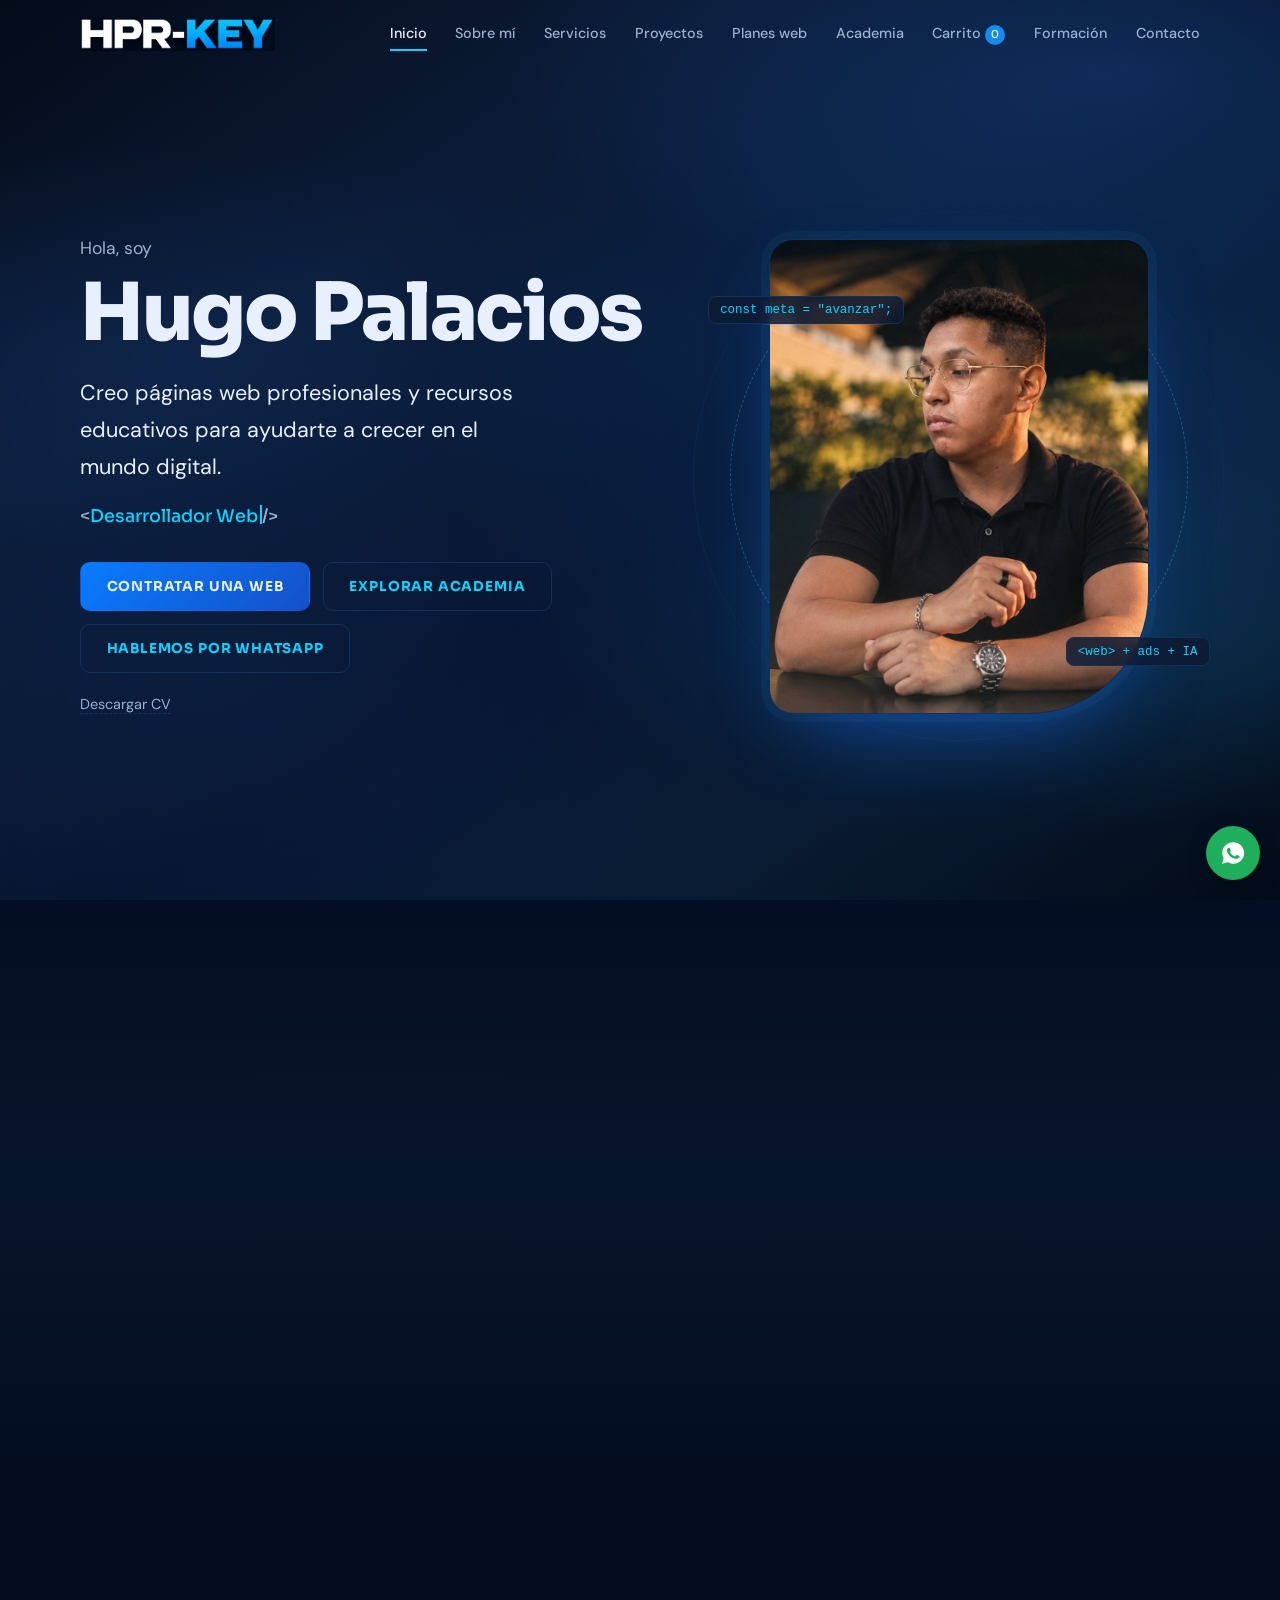
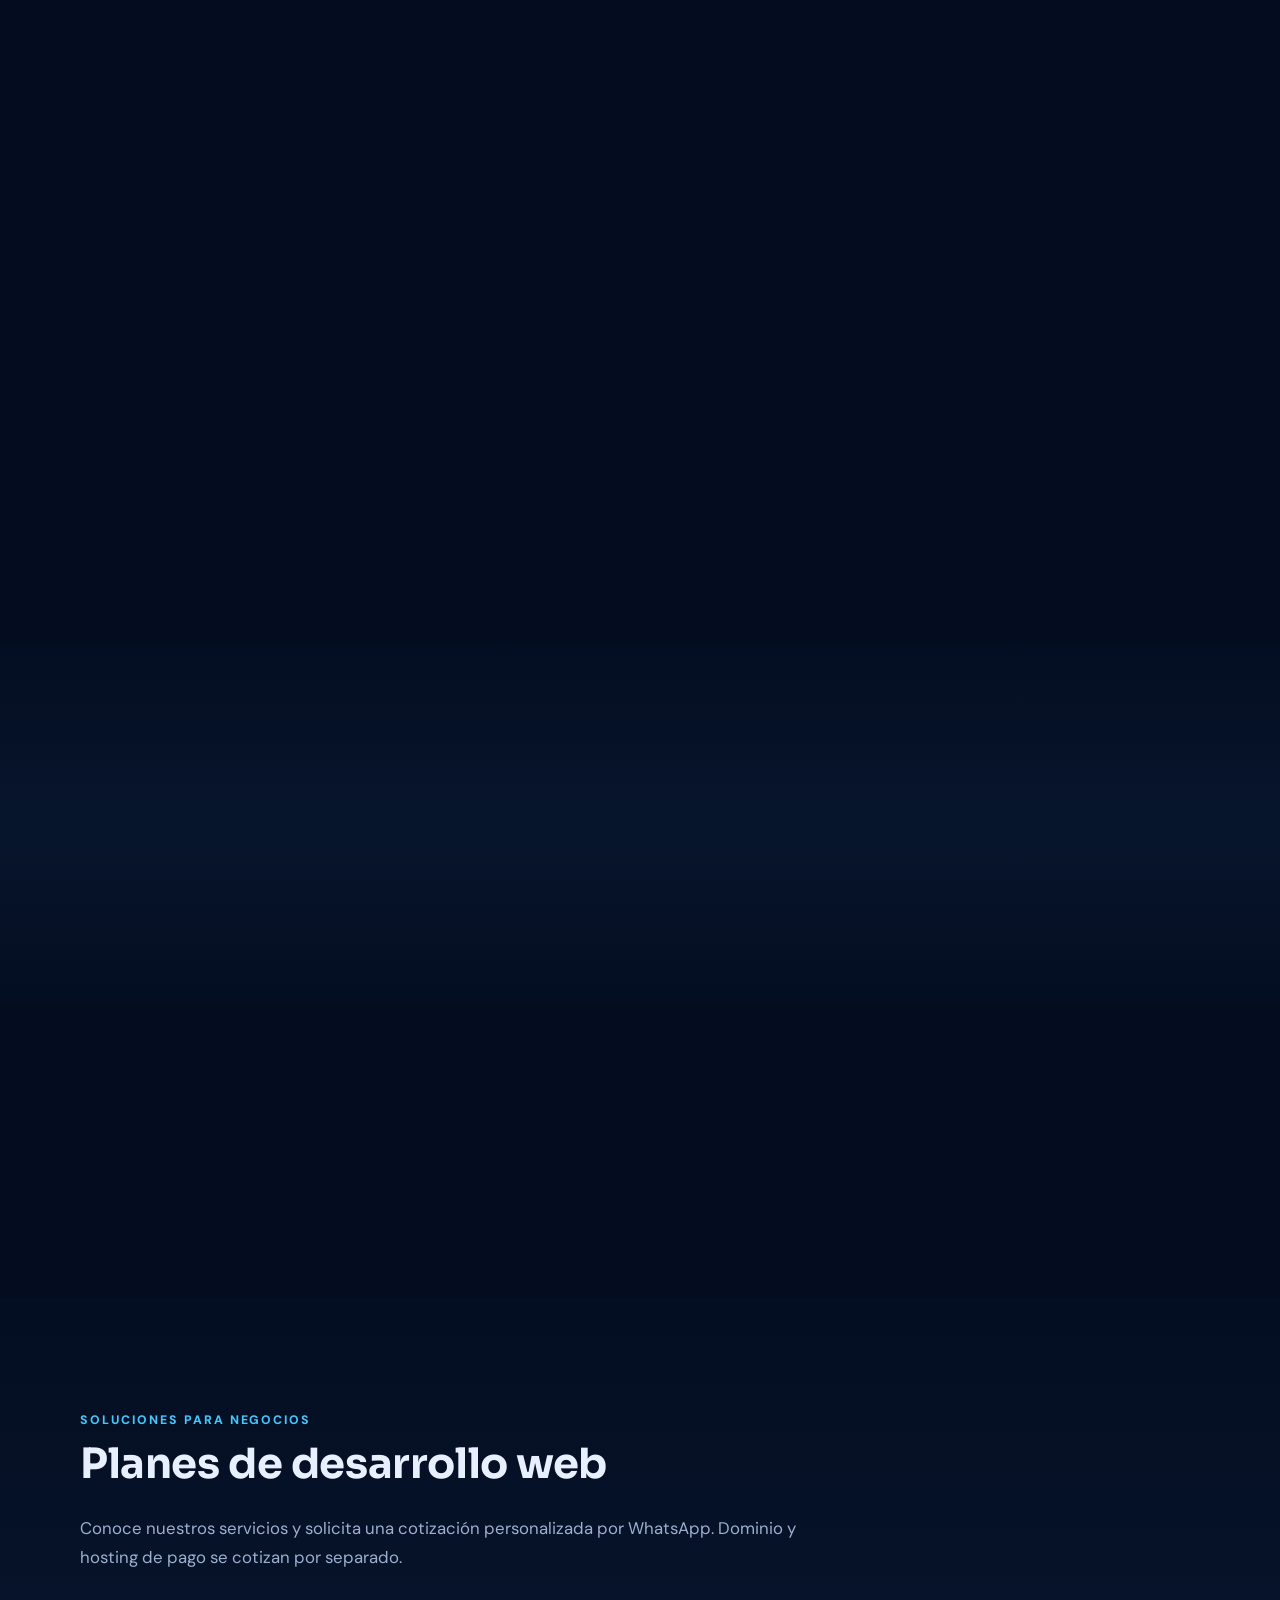
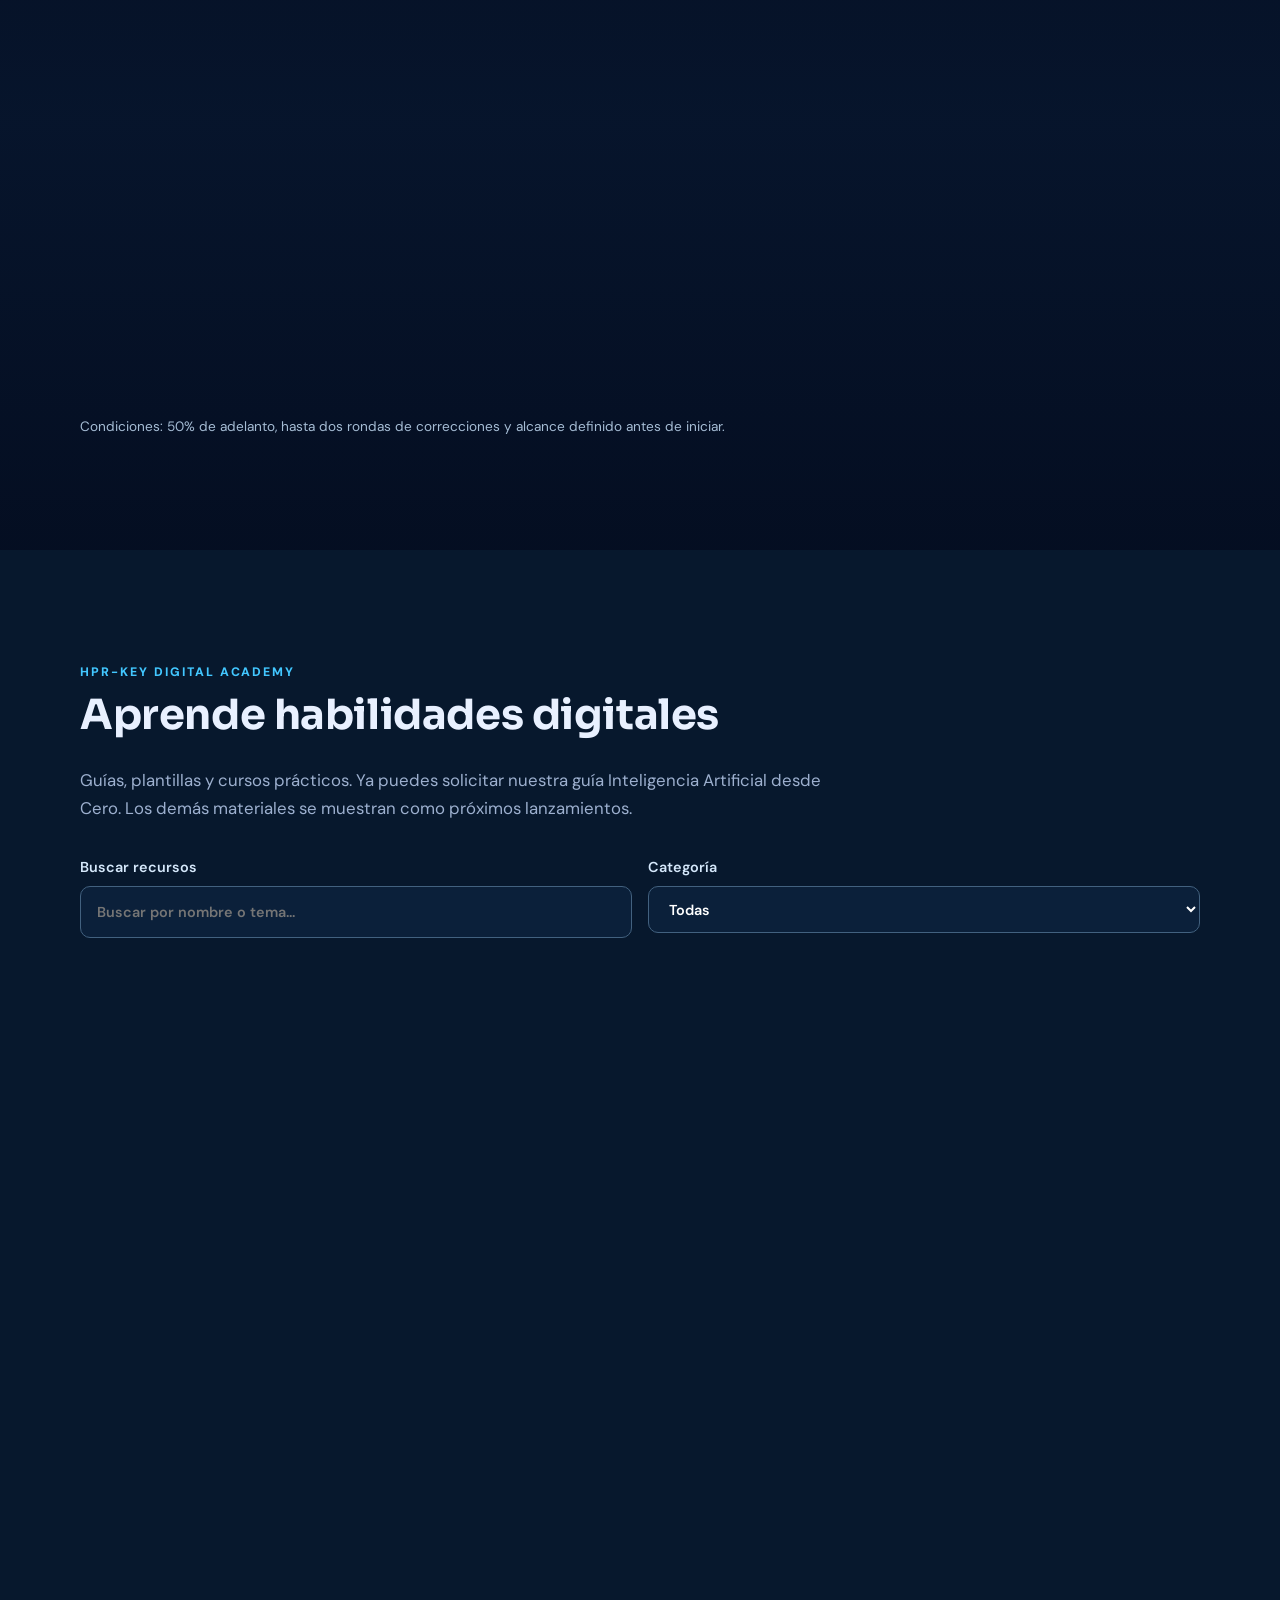
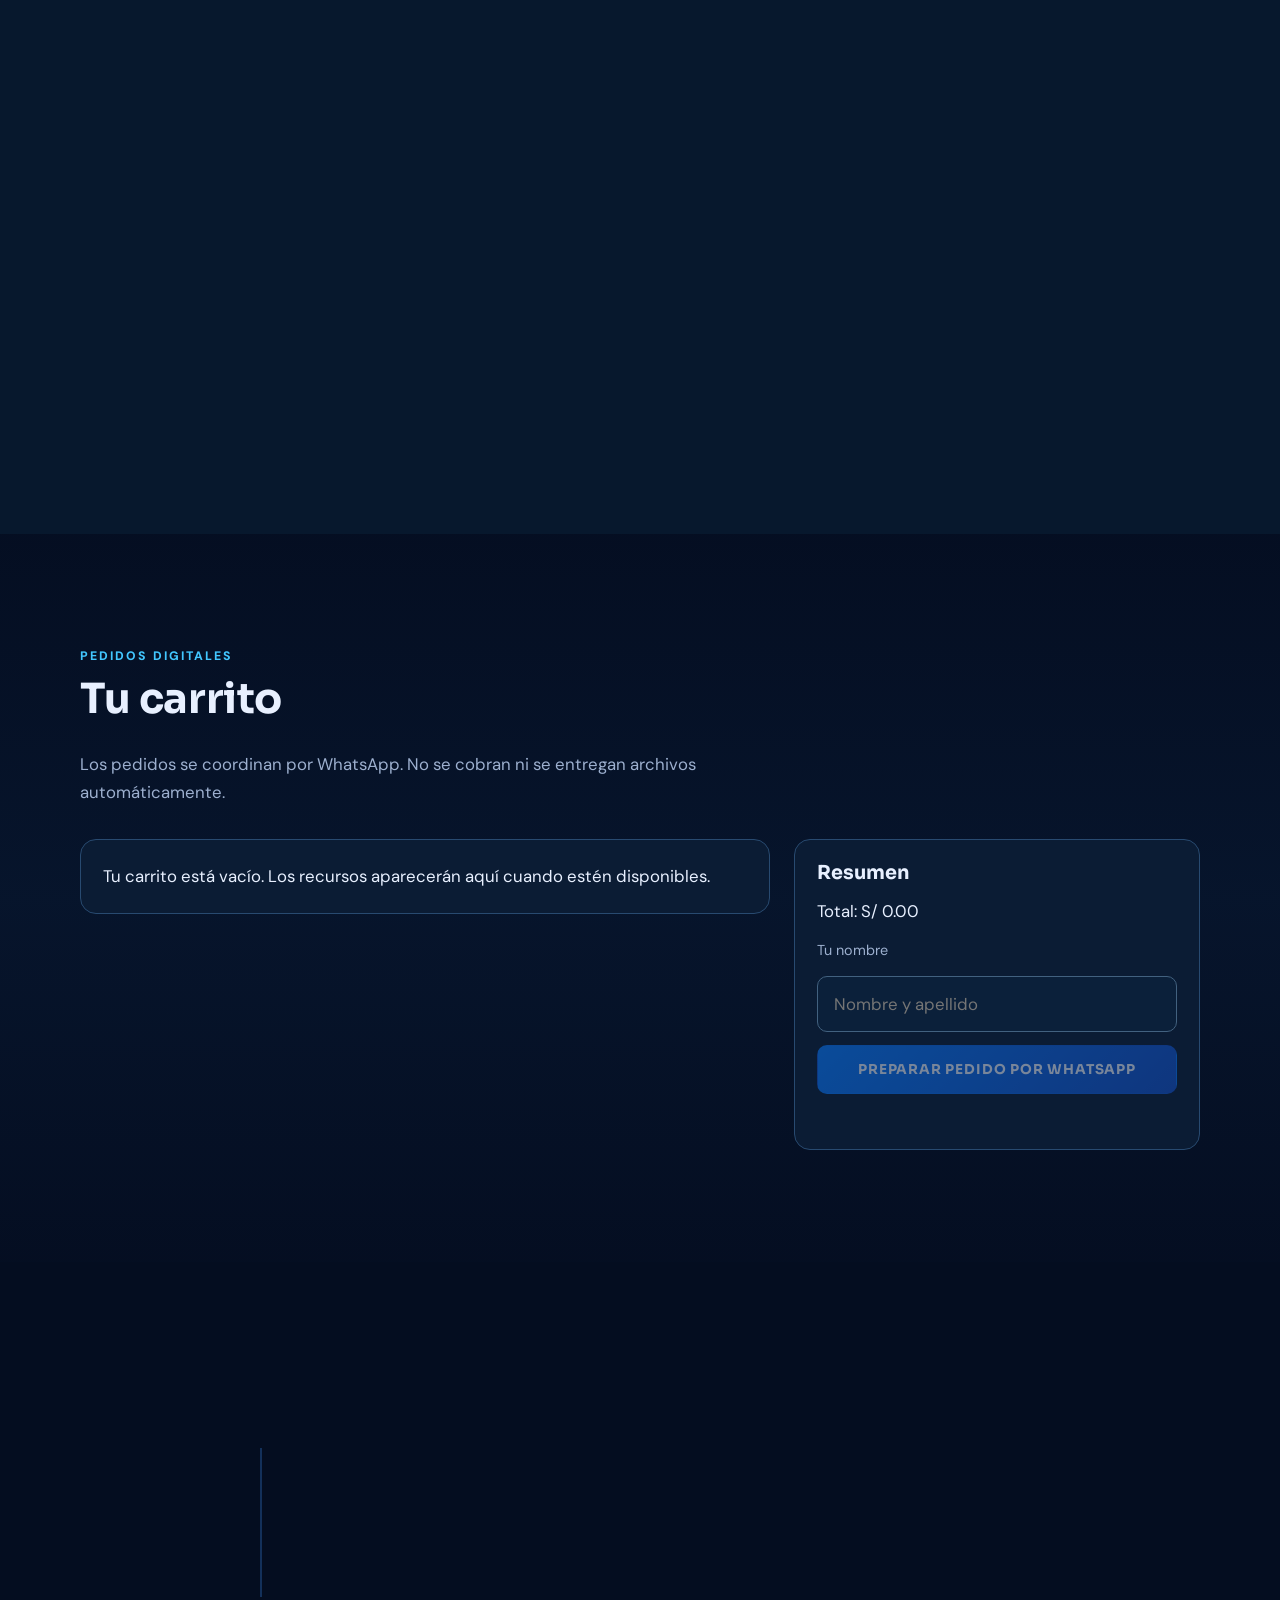
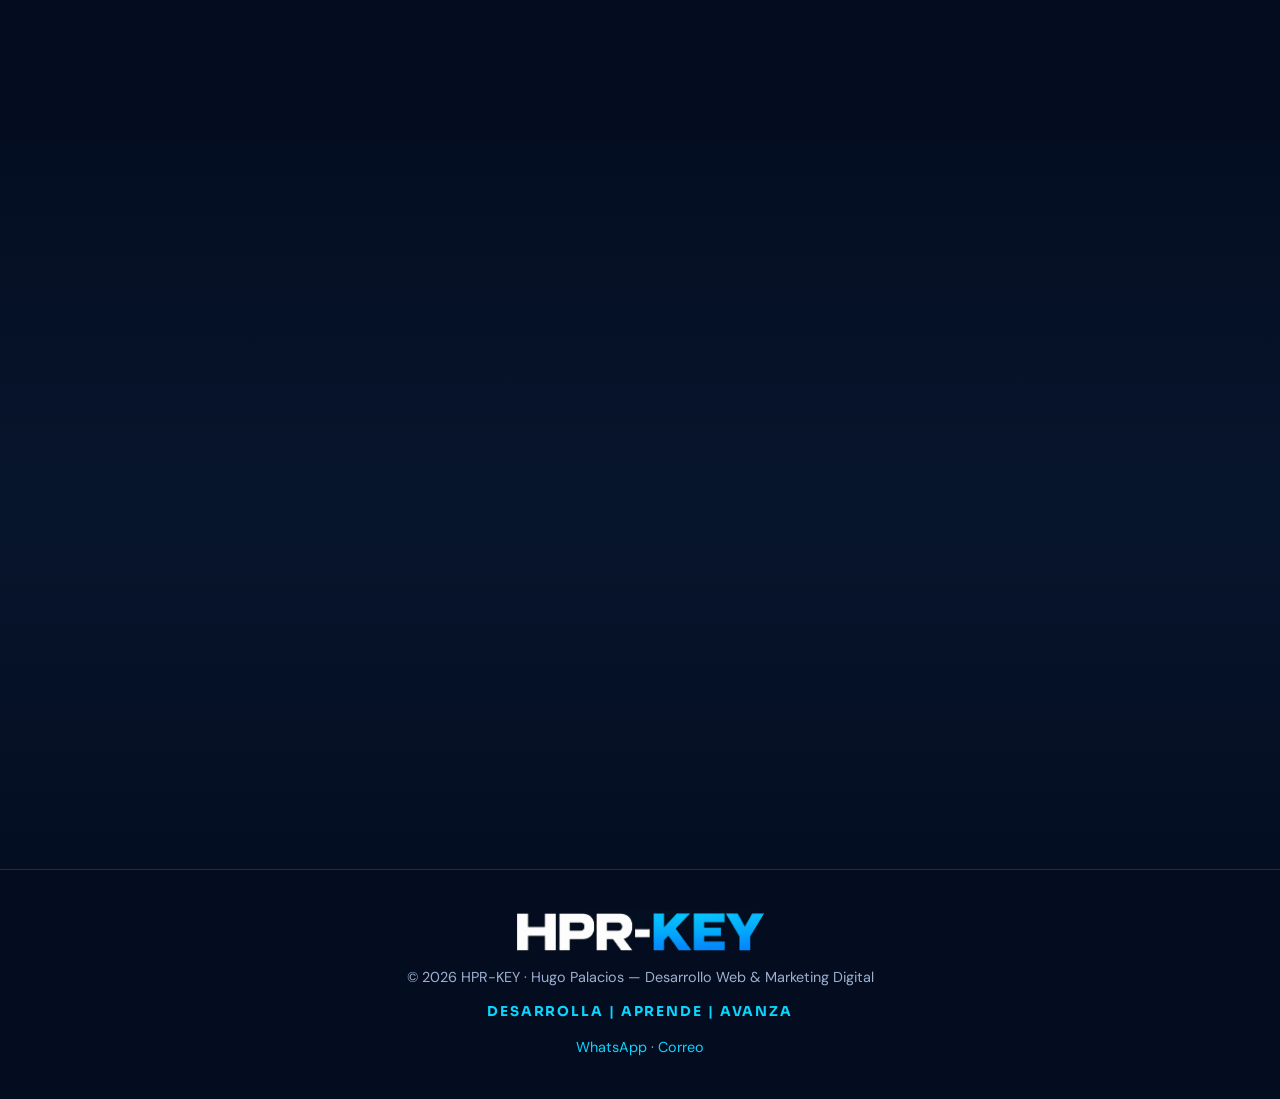
<file: index.html>
<!DOCTYPE html>
<html lang="es">
<head>
  <meta charset="UTF-8">
  <meta name="viewport" content="width=device-width, initial-scale=1">
  <title>HPR-KEY | Desarrollo Web y Academia</title>
  <meta name="description" content="HPR-KEY: desarrollo de páginas web, portafolio y recursos educativos prácticos en Perú.">
  <meta name="theme-color" content="#020d1e">

  <!-- Open Graph -->
  <meta property="og:type" content="website">
  <meta property="og:title" content="Hugo Palacios | Desarrollo Web & Marketing Digital">
  <meta property="og:description" content="HPR-KEY: desarrollo de páginas web, portafolio y recursos educativos prácticos en Perú.">
  <meta property="og:image" content="assets/images/logo-hpr-key.png">

  <!-- Favicon: coloca tu favicon en assets/icons/favicon.png -->
  <link rel="icon" href="assets/icons/favicon.png">

  <link rel="preconnect" href="https://fonts.googleapis.com">
  <link rel="preconnect" href="https://fonts.gstatic.com" crossorigin>
  <link href="https://fonts.googleapis.com/css2?family=Sora:wght@500;700;800&family=DM+Sans:wght@400;500;700&display=swap" rel="stylesheet">
  <link rel="stylesheet" href="css/style.css?v=gradient-20261021">
</head>
<body>
  <a class="skip" href="#inicio">Saltar al contenido</a>

  <!-- ===== NAVBAR ===== -->
  <header class="nav" id="nav">
    <div class="nav__in">
      <a href="#inicio" class="nav__logo" aria-label="HPR-KEY, ir al inicio">
        <span class="logo-crop"><img src="assets/images/logo-hpr-key.png" alt="Logo HPR-KEY" width="1254" height="1254"></span>
      </a>
      <button class="nav__btn" id="menuBtn" aria-label="Abrir menú" aria-expanded="false" aria-controls="menu"><span></span><span></span><span></span></button>
      <nav id="menu" class="nav__menu" aria-label="Principal">
        <a href="#inicio">Inicio</a>
        <a href="#sobre-mi">Sobre mí</a>
        <a href="#servicios">Servicios</a>
        <a href="#proyectos">Proyectos</a>
        <a href="#planes">Planes web</a>
        <a href="#academia">Academia</a>
        <a href="#carrito">Carrito <span id="cartCount" aria-live="polite">0</span></a>
        <a href="#formacion">Formación</a>
        <a href="#contacto">Contacto</a>
      </nav>
    </div>
  </header>

  <main>
    <!-- ===== HERO ===== -->
    <section class="hero" id="inicio">
      <div class="wrap hero__grid">
        <div class="hero__text">
          <p class="hello">Hola, soy</p>
          <h1>Hugo Palacios</h1>
          <p class="lead">Creo páginas web profesionales y recursos educativos para ayudarte a crecer en el mundo digital.</p>
          <p class="roles" aria-live="polite"><span class="roles__pre">&lt;</span><span id="role">Desarrollador Web</span><span class="caret" aria-hidden="true"></span><span class="roles__pre">/&gt;</span></p>
          <div class="btns">
            <a class="btn btn--primary" href="#planes">Contratar una web</a>
            <a class="btn btn--ghost" href="#academia">Explorar academia</a>
            <a class="btn btn--ghost" data-wa="Hola Hugo, vi tu portafolio y me gustaría conversar contigo sobre un proyecto." href="#contacto" target="_blank" rel="noopener">Hablemos por WhatsApp</a>
          </div>
          <!-- CV: sube tu archivo a assets/cv/CV-Hugo-Palacios.pdf -->
          <a class="cv" href="assets/cv/CV-Hugo-Palacios.pdf" download>Descargar CV</a>
        </div>

        <div class="hero__visual">
          <div class="ring ring--1"></div><div class="ring ring--2"></div>
          <div class="photo">
            <img id="heroPhoto" src="assets/images/hugo-palacios.jpg" alt="Retrato de Hugo Palacios" width="480" height="600" fetchpriority="high">
            <img class="photo__alt" src="assets/images/hugo-palacios-2.jpg" alt="Hugo Palacios interactuando con una interfaz digital" width="480" height="600" loading="lazy">
          </div>
          <code class="chip chip--a">const meta = "avanzar";</code>
          <code class="chip chip--b">&lt;web&gt; + ads + IA</code>
        </div>
      </div>
    </section>

    <!-- ===== SOBRE MÍ ===== -->
    <section class="sec" id="sobre-mi">
      <div class="wrap narrow reveal">
        <h2>Sobre mí</h2>
        <!-- EDITA: tu texto personal -->
        <p>Soy Hugo Palacios, desarrollador web orientado también al marketing digital. Me apasiona transformar ideas en soluciones digitales funcionales, modernas y visualmente atractivas.</p>
        <p>Combino desarrollo web, marketing, Meta Ads e inteligencia artificial para ayudar a negocios y profesionales a fortalecer su presencia digital.</p>
        <p>Mi objetivo no es solamente crear una página web, sino desarrollar experiencias digitales capaces de comunicar, conectar y generar oportunidades.</p>
        <p class="slogan">DESARROLLA | APRENDE | AVANZA</p>
      </div>
    </section>

    <!-- ===== SERVICIOS ===== -->
    <section class="sec" id="servicios">
      <div class="wrap">
        <h2 class="reveal">Servicios</h2>
        <div class="grid grid--4">
          <!-- SERVICIO: para cambiar el mensaje edita data-service -->
          <article class="card reveal">
            <div class="svc__img"><img src="assets/images/servicios/diseno-web.svg" alt="Servicio de diseño web" loading="lazy"></div>
            <h3>Diseño web</h3>
            <p>Diseño de interfaces modernas, profesionales y adaptadas a la identidad de cada proyecto.</p>
            <button class="btn btn--sm" data-service="Diseño Web">Solicitar información</button>
          </article>
          <article class="card reveal">
            <div class="svc__img"><img src="assets/images/servicios/sitios-web.svg" alt="Servicio de sitios web" loading="lazy"></div>
            <h3>Sitios web</h3>
            <p>Desarrollo de páginas web responsivas orientadas a negocios, profesionales y emprendimientos.</p>
            <button class="btn btn--sm" data-service="Sitios Web">Solicitar información</button>
          </article>
          <article class="card reveal">
            <div class="svc__img"><img src="assets/images/servicios/portafolios-web.svg" alt="Servicio de portafolios web" loading="lazy"></div>
            <h3>Portafolios web</h3>
            <p>Creación de portafolios digitales personalizados para profesionales y marcas personales.</p>
            <button class="btn btn--sm" data-service="Portafolios Web">Solicitar información</button>
          </article>
          <article class="card reveal">
            <div class="svc__img"><img src="assets/images/servicios/meta-ads.svg" alt="Servicio de marketing con meta ads" loading="lazy"></div>
            <h3>Marketing con Meta Ads</h3>
            <p>Creación y gestión estratégica de campañas publicitarias enfocadas en aumentar alcance, clientes potenciales y oportunidades de negocio.</p>
            <button class="btn btn--sm" data-service="Marketing con Meta Ads">Solicitar información</button>
          </article>
        </div>
      </div>
    </section>

    <!-- ===== HABILIDADES / HERRAMIENTAS ===== -->
    <section class="sec" id="herramientas">
      <div class="wrap">
        <h2 class="reveal">Herramientas</h2>
        <ul class="tools reveal">
          <li><b>&lt;/&gt;</b>HTML</li>
          <li><b>{ }</b>CSS</li>
          <li><b>Cv</b>Canva</li>
          <li><b>∞</b>Meta Ads</li>
          <li><b>AI</b>Inteligencia Artificial</li>
        </ul>
      </div>
    </section>

    <!-- ===== PROYECTOS ===== -->
    <section class="sec" id="proyectos">
      <div class="wrap">
        <h2 class="reveal">Proyectos</h2>
        <!-- Las tarjetas se generan automáticamente desde js/projects.js -->
        <div class="grid grid--3" id="projects"></div>
      </div>
    </section>


    <!-- PLANES COMERCIALES -->
    <section class="sec hp-section" id="planes">
      <div class="wrap">
        <p class="hp-eyebrow">SOLUCIONES PARA NEGOCIOS</p>
        <h2>Planes de desarrollo web</h2>
        <p class="hp-intro">Conoce nuestros servicios y solicita una cotización personalizada por WhatsApp. Dominio y hosting de pago se cotizan por separado.</p>
        <div class="hp-grid" id="hpPlans"></div>
        <p class="hp-note">Condiciones: 50% de adelanto, hasta dos rondas de correcciones y alcance definido antes de iniciar.</p>
      </div>
    </section>
    <!-- ACADEMIA DIGITAL -->
    <section class="sec hp-section hp-section--dark" id="academia">
      <div class="wrap">
        <p class="hp-eyebrow">HPR-KEY DIGITAL ACADEMY</p>
        <h2>Aprende habilidades digitales</h2>
        <p class="hp-intro">Guías, plantillas y cursos prácticos. Ya puedes solicitar nuestra guía Inteligencia Artificial desde Cero. Los demás materiales se muestran como próximos lanzamientos.</p>
        <div class="hp-controls">
          <label class="hp-search-label" for="productSearch">Buscar recursos <input id="productSearch" type="search" placeholder="Buscar por nombre o tema..."></label>
          <label class="hp-search-label" for="productCategory">Categoría <select id="productCategory"><option value="todos">Todas</option><option value="IA">Inteligencia artificial</option><option value="Excel">Excel</option><option value="Diseño">Diseño</option><option value="Web">Desarrollo web</option></select></label>
        </div>
        <div class="hp-grid" id="hpProducts"></div>
      </div>
    </section>
    <!-- CARRITO -->
    <section class="sec hp-section" id="carrito">
      <div class="wrap">
        <p class="hp-eyebrow">PEDIDOS DIGITALES</p><h2>Tu carrito</h2>
        <p class="hp-intro">Los pedidos se coordinan por WhatsApp. No se cobran ni se entregan archivos automáticamente.</p>
        <div class="hp-cart-layout">
          <div id="hpCartItems" aria-live="polite"></div>
          <div class="hp-checkout">
            <h3>Resumen</h3><p id="hpCartTotal">Total: S/ 0</p>
            <label for="hpBuyer">Tu nombre</label><input id="hpBuyer" type="text" maxlength="100" autocomplete="name" placeholder="Nombre y apellido">
            <button id="hpCheckout" class="btn btn--primary" type="button">Preparar pedido por WhatsApp</button>
            <p id="hpCartStatus" role="status" class="hp-note"></p>
          </div>
        </div>
      </div>
    </section>

    <!-- ===== FORMACIÓN ===== -->
    <section class="sec" id="formacion">
      <div class="wrap narrow">
        <h2 class="reveal">Formación</h2>
        <ol class="timeline">
          <li class="reveal">
            <h3>IESTP Misioneros Monfortianos</h3>
            <p>Desarrollo de Sistemas de Información</p>
          </li>
          <li class="reveal">
            <h3>American English Campus Virtual</h3>
            <p>Inglés · Nivel A2</p>
          </li>
        </ol>
      </div>
    </section>

    <!-- ===== CONTACTO ===== -->
    <section class="sec" id="contacto">
      <div class="wrap contact reveal">
        <div>
          <h2>¿Tienes un proyecto en mente?</h2>
          <p>Hablemos sobre tu idea y veamos cómo podemos convertirla en una experiencia digital.</p>
          <p class="data">WhatsApp: <a href="https://wa.me/51952544545" target="_blank" rel="noopener">+51 952 544 545</a><br>
          Correo: <a href="mailto:hugopalaciosriera@gmail.com">hugopalaciosriera@gmail.com</a></p>
          <a class="btn btn--primary" data-wa="Hola Hugo, vi tu portafolio y me gustaría conversar contigo sobre un proyecto." href="#contacto" target="_blank" rel="noopener">Hablar por WhatsApp</a>
        </div>
        <form id="form" novalidate>
          <label>Nombre<input name="nombre" type="text" autocomplete="name" required></label>
          <label>Correo<input name="correo" type="email" autocomplete="email" required></label>
          <label>Mensaje<textarea name="mensaje" rows="4" required></textarea></label>
          <p class="err" id="formErr" role="alert"></p>
          <button class="btn btn--primary" type="submit">Enviar mensaje</button>
        </form>
      </div>
    </section>
  </main>

  <!-- ===== FOOTER ===== -->
  <footer class="foot">
    <div class="wrap foot__in">
      <span class="logo-crop logo-crop--lg"><img src="assets/images/logo-hpr-key.png" alt="Logo HPR-KEY" width="1254" height="1254" loading="lazy"></span>
      <p>© 2026 HPR-KEY · Hugo Palacios — Desarrollo Web &amp; Marketing Digital</p>
      <p class="slogan">DESARROLLA | APRENDE | AVANZA</p>
      <p><a data-wa="Hola Hugo, vi tu portafolio y me gustaría conversar contigo sobre un proyecto." href="https://wa.me/51952544545" target="_blank" rel="noopener">WhatsApp</a> · <a href="mailto:hugopalaciosriera@gmail.com">Correo</a></p>
    </div>
  </footer>

  <!-- WhatsApp flotante y volver arriba -->
  <a class="wa" data-wa="Hola Hugo, vi tu portafolio y me gustaría conversar contigo sobre un proyecto." href="https://wa.me/51952544545" target="_blank" rel="noopener" aria-label="Escribir por WhatsApp">
    <svg viewBox="0 0 24 24" width="26" height="26" fill="currentColor" aria-hidden="true"><path d="M12 2a10 10 0 0 0-8.6 15L2 22l5.2-1.4A10 10 0 1 0 12 2Zm5.2 14.2c-.2.6-1.300 1.200-1.800 1.200-.5.100-1 .2-3.300-.7-2.800-1.100-4.500-3.900-4.700-4.100-.1-.2-1.100-1.500-1.100-2.800s.7-2 1-2.300c.2-.3.500-.3.700-.3h.5c.2 0 .4 0 .6.500l.8 1.900c.1.200.1.400 0 .6l-.4.600c-.2.200-.3.400-.1.700.2.300.8 1.300 1.700 2.100 1.100 1 2.100 1.300 2.400 1.500.3.100.5.100.7-.1l.9-1c.2-.3.400-.2.700-.1l1.800.9c.3.100.5.200.5.300.1.200.1.800-.1 1.400Z"/></svg>
  </a>
  <button class="top" id="top" aria-label="Volver arriba">↑</button>

  <!-- Vista previa de proyectos -->
  <dialog id="pvModal" class="pv" aria-labelledby="pvTitle">
    <div class="pv__head"><h3 id="pvTitle"></h3><button class="pv__x" id="pvClose" aria-label="Cerrar vista previa">×</button></div>
    <div class="pv__frame" id="pvFrame"></div>
    <div class="pv__info">
      <span class="tag" id="pvCat"></span>
      <p id="pvDesc"></p>
      <p class="stack" id="pvStack"></p>
      <a class="btn btn--sm" id="pvLink" target="_blank" rel="noopener">Abrir sitio</a>
      <p class="pv__note">Si la vista previa no carga, ese sitio no permite mostrarse dentro de otra página. Ábrelo en una pestaña nueva.</p>
    </div>
  </dialog>

  <script src="js/projects.js"></script>
  <script src="js/main.js?v=20261019-3"></script>
  <script src="js/store.js?v=20261019-3"></script>
</body>
</html>
</file>
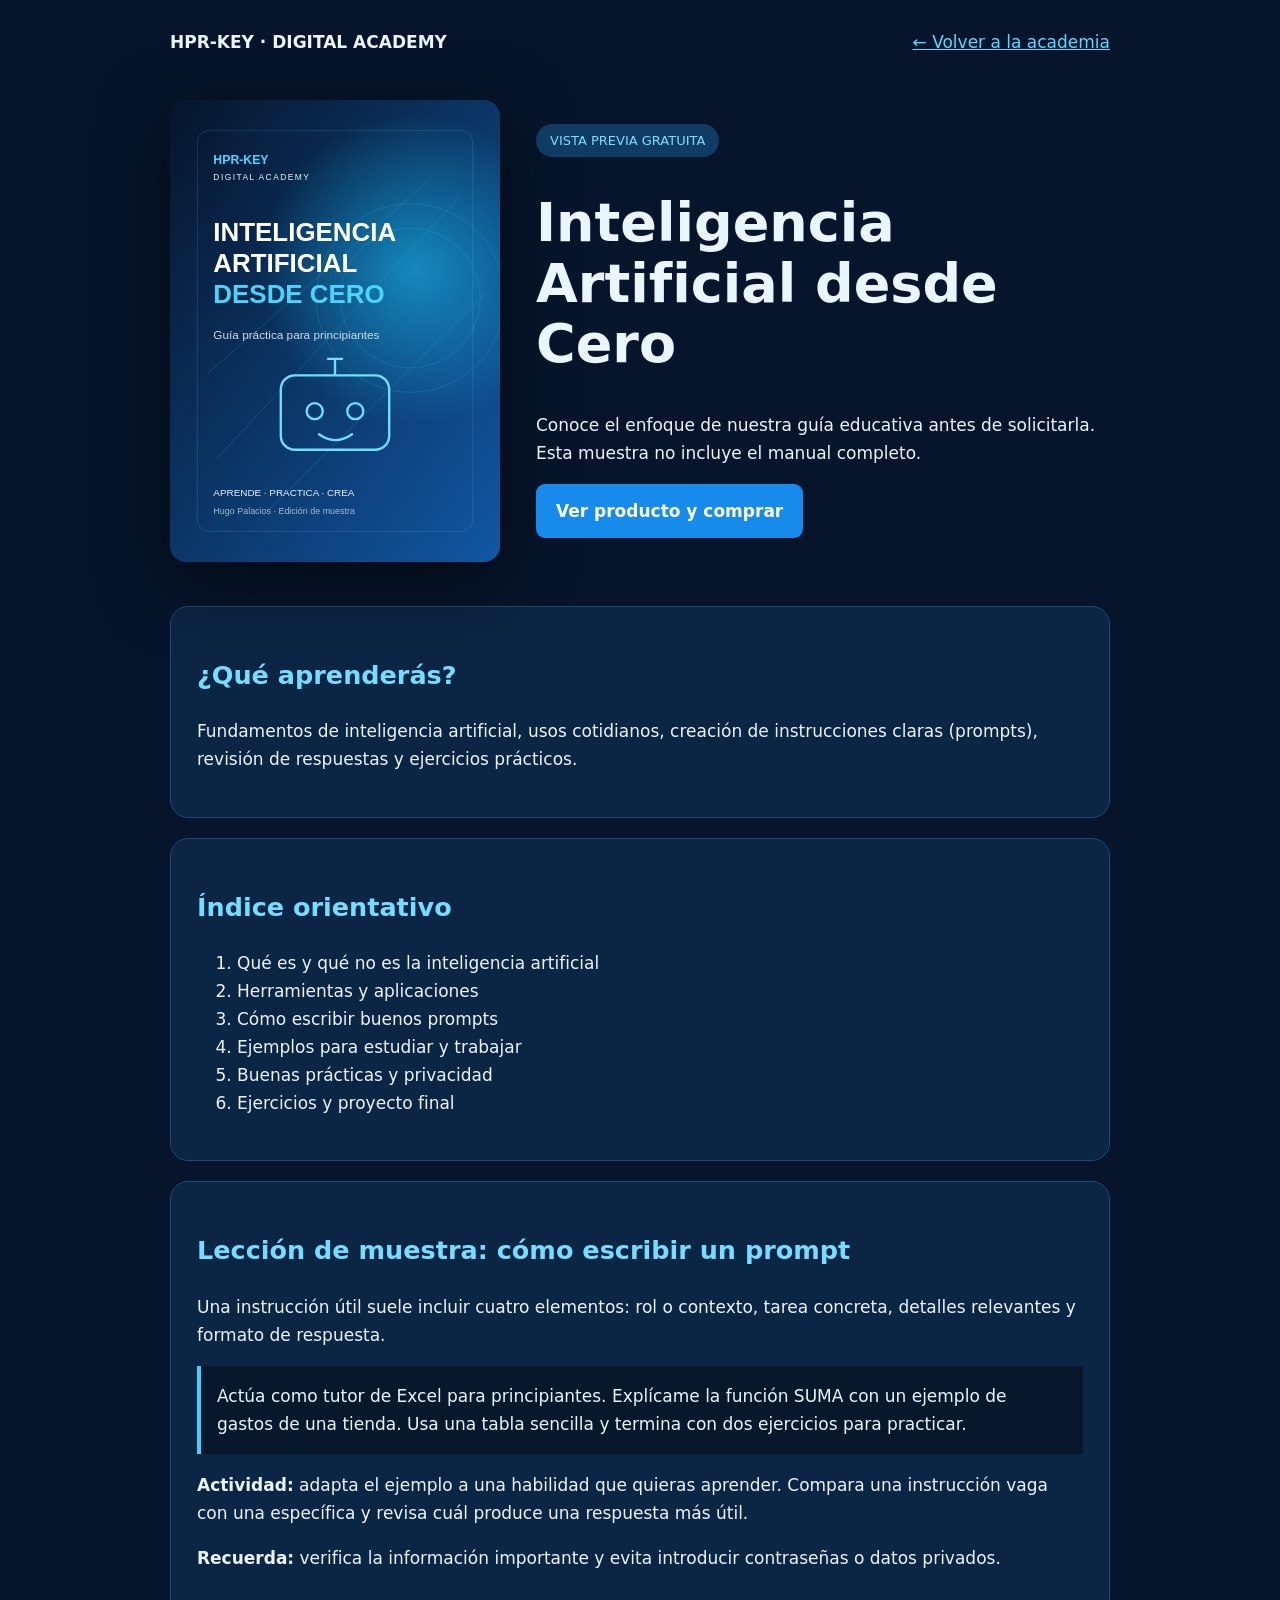
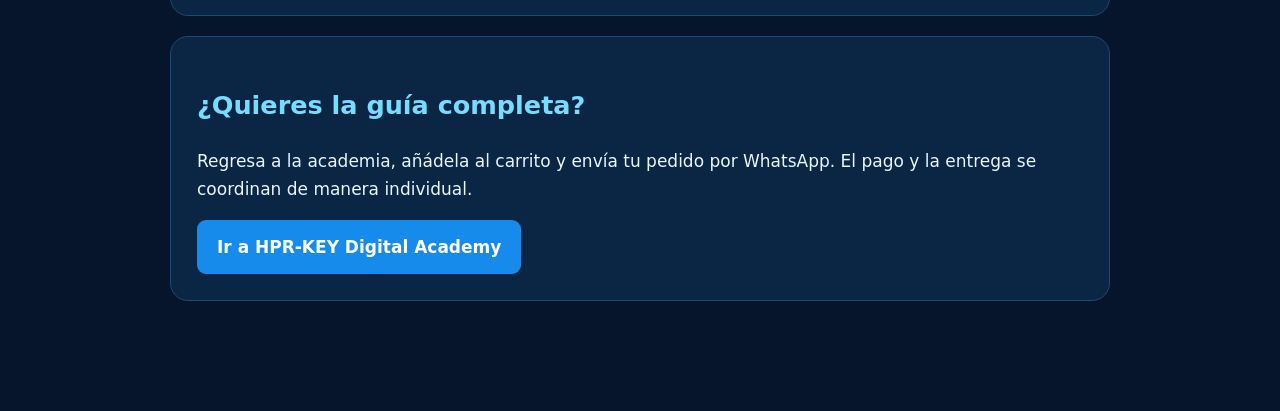
<file: vista-previa-ia.html>
<!doctype html><html lang="es"><head><meta charset="utf-8"><meta name="viewport" content="width=device-width,initial-scale=1"><title>Vista previa gratuita | HPR-KEY Digital Academy</title><meta name="description" content="Conoce una muestra gratuita de la guía Inteligencia Artificial desde Cero de HPR-KEY Digital Academy."><style>*{box-sizing:border-box}body{margin:0;background:#06152b;color:#e9f5ff;font:17px/1.65 system-ui,Arial}main{max-width:980px;margin:auto;padding:28px 20px 90px}.top{display:flex;justify-content:space-between;gap:16px;align-items:center;flex-wrap:wrap}a{color:#5dd8ff}.pill{display:inline-block;background:#103c64;color:#76e1ff;padding:6px 14px;border-radius:40px;font-size:13px}.hero{display:grid;grid-template-columns:minmax(210px,330px) 1fr;gap:36px;align-items:center;margin:44px 0}.hero img{width:100%;border-radius:16px;box-shadow:0 20px 70px #0008}h1{font-size:clamp(30px,5vw,54px);line-height:1.12}h2{color:#75ddff}section{background:#0b2544;border:1px solid #1d4b73;border-radius:18px;padding:26px;margin:20px 0}blockquote{margin:14px 0;padding:16px;border-left:4px solid #44d0ff;background:#07182d}.cta{display:inline-block;background:#168beb;color:white;text-decoration:none;padding:13px 20px;border-radius:9px;font-weight:bold}@media(max-width:650px){.hero{grid-template-columns:1fr}.hero img{max-width:290px;margin:auto}}</style></head><body><main><div class="top"><strong>HPR-KEY · DIGITAL ACADEMY</strong><a href="index.html#academia">← Volver a la academia</a></div><div class="hero"><img src="assets/images/portada-ia-hpr-key.svg" alt="Portada de Inteligencia Artificial desde Cero"><div><span class="pill">VISTA PREVIA GRATUITA</span><h1>Inteligencia Artificial desde Cero</h1><p>Conoce el enfoque de nuestra guía educativa antes de solicitarla. Esta muestra no incluye el manual completo.</p><a class="cta" href="index.html#academia">Ver producto y comprar</a></div></div><section><h2>¿Qué aprenderás?</h2><p>Fundamentos de inteligencia artificial, usos cotidianos, creación de instrucciones claras (prompts), revisión de respuestas y ejercicios prácticos.</p></section><section><h2>Índice orientativo</h2><ol><li>Qué es y qué no es la inteligencia artificial</li><li>Herramientas y aplicaciones</li><li>Cómo escribir buenos prompts</li><li>Ejemplos para estudiar y trabajar</li><li>Buenas prácticas y privacidad</li><li>Ejercicios y proyecto final</li></ol></section><section><h2>Lección de muestra: cómo escribir un prompt</h2><p>Una instrucción útil suele incluir cuatro elementos: rol o contexto, tarea concreta, detalles relevantes y formato de respuesta.</p><blockquote>Actúa como tutor de Excel para principiantes. Explícame la función SUMA con un ejemplo de gastos de una tienda. Usa una tabla sencilla y termina con dos ejercicios para practicar.</blockquote><p><strong>Actividad:</strong> adapta el ejemplo a una habilidad que quieras aprender. Compara una instrucción vaga con una específica y revisa cuál produce una respuesta más útil.</p><p><strong>Recuerda:</strong> verifica la información importante y evita introducir contraseñas o datos privados.</p></section><section><h2>¿Quieres la guía completa?</h2><p>Regresa a la academia, añádela al carrito y envía tu pedido por WhatsApp. El pago y la entrega se coordinan de manera individual.</p><a class="cta" href="index.html#academia">Ir a HPR-KEY Digital Academy</a></section></main></body></html>
</file>
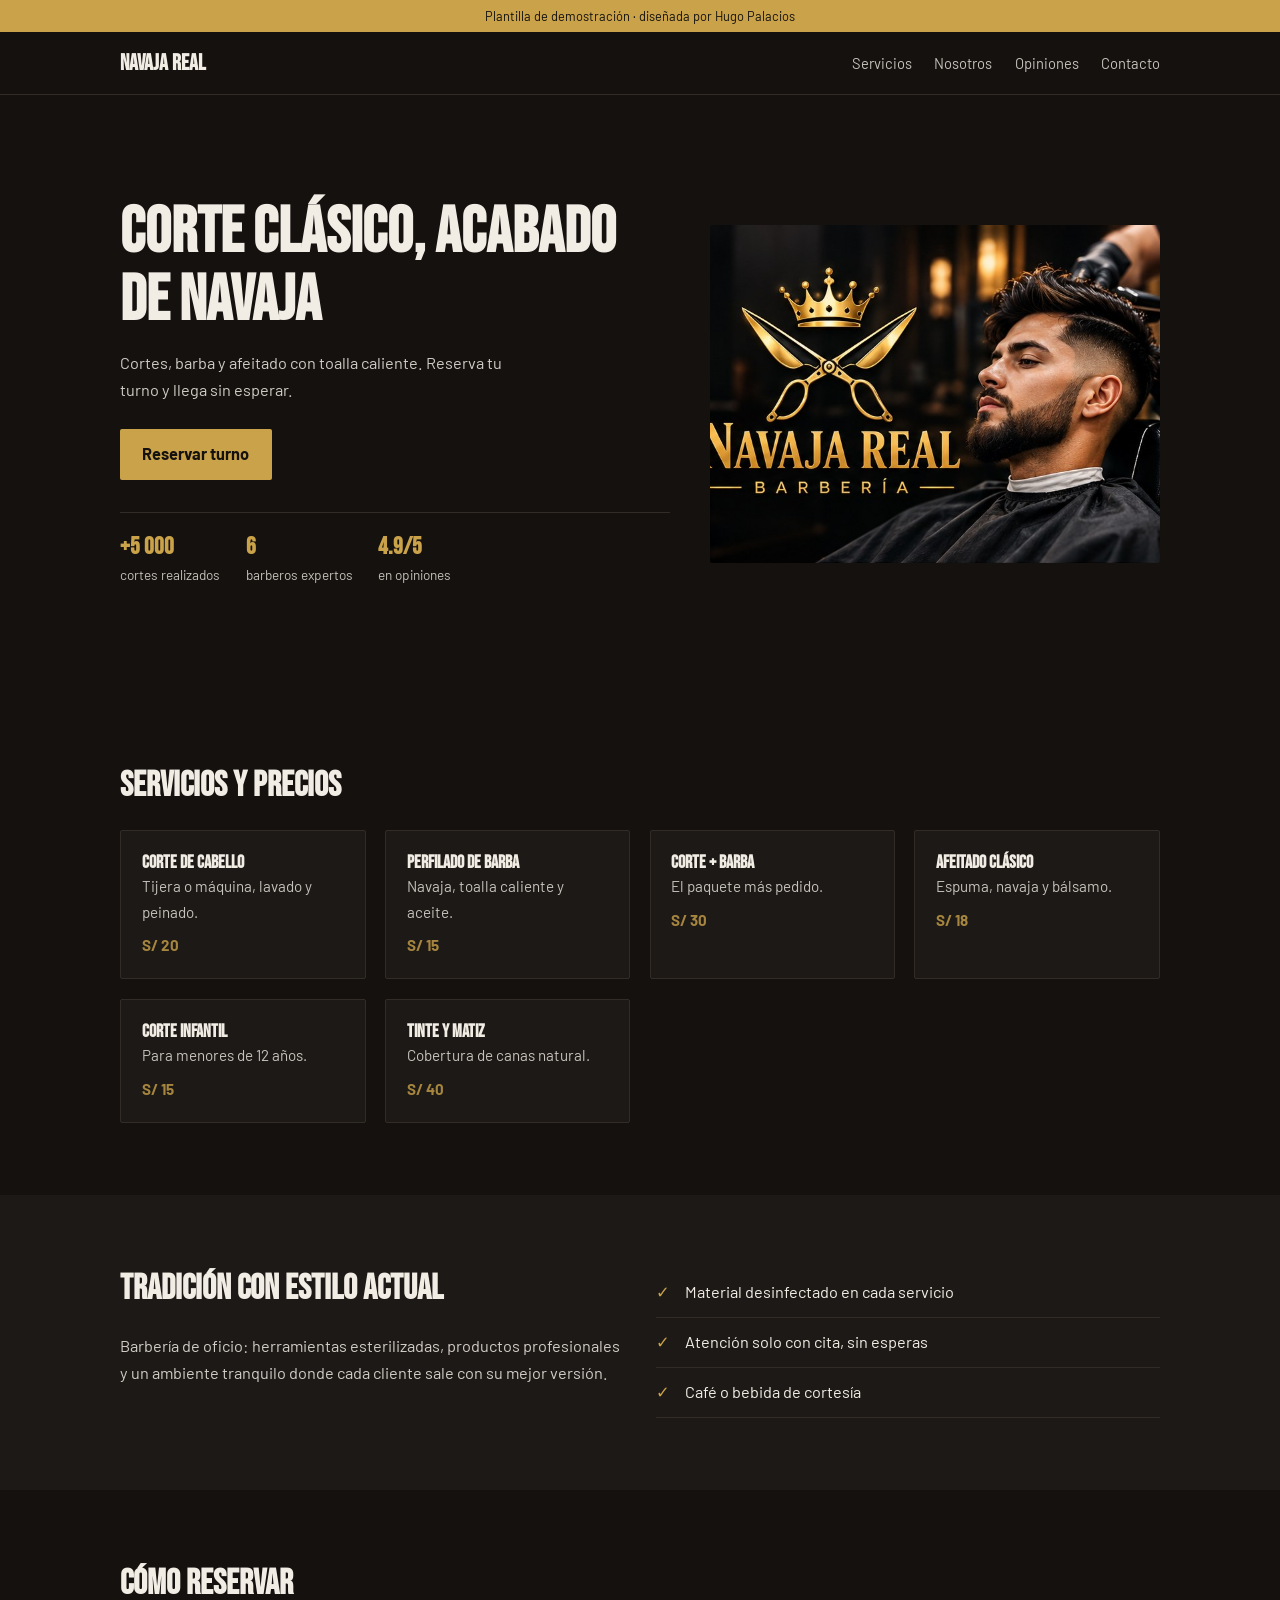
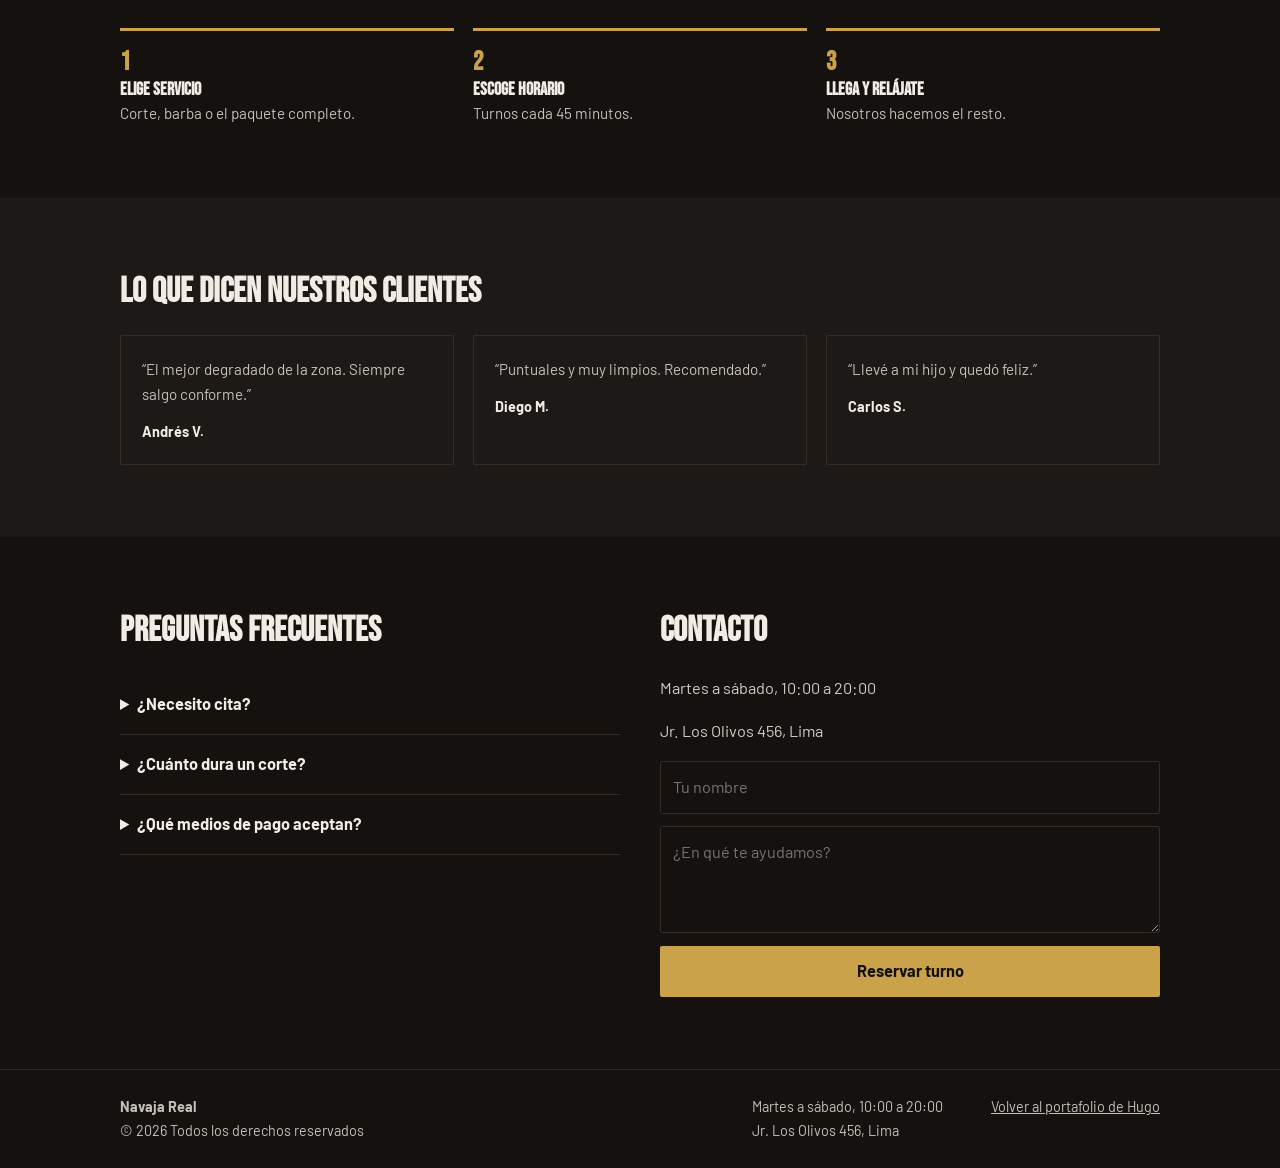
<file: plantillas/barberia.html>
<!DOCTYPE html><html lang="es"><head><meta charset="UTF-8"><meta name="viewport" content="width=device-width,initial-scale=1">
<title>Navaja Real | Plantilla de demostración</title>
<link href="https://fonts.googleapis.com/css2?family=Bebas+Neue&family=Barlow:wght@400;600&display=swap" rel="stylesheet">
<link rel="stylesheet" href="base.css"><style>:root{--bg:#14110f;--ink:#f1ece4;--ac:#c9a24a;--on:#14110f;--cd:#1d1916;--ln:#332c26;--r:2px;--fh:'Bebas Neue',Georgia,serif;--fb:'Barlow',system-ui,sans-serif}h1,h2,h3,.lg{font-family:var(--fh)}body{font-family:var(--fb)}html{scroll-behavior:smooth}</style></head><body>
<div class="tpl">Plantilla de demostración · diseñada por Hugo Palacios</div>
<header><div class="w"><a class="lg" href="#" style="text-decoration:none">Navaja Real</a><nav><a href="#servicios">Servicios</a><a href="#nosotros">Nosotros</a><a href="#opiniones">Opiniones</a><a href="#contacto">Contacto</a></nav></div></header>
<main><div class="hero"><div class="w"><div><h1>Corte clásico, acabado de navaja</h1><p class="lead">Cortes, barba y afeitado con toalla caliente. Reserva tu turno y llega sin esperar.</p><a class="btn" href="#contacto">Reservar turno</a><div class="facts"><div><b>+5 000</b><span>cortes realizados</span></div><div><b>6</b><span>barberos expertos</span></div><div><b>4.9/5</b><span>en opiniones</span></div></div></div><img class="art" src="../assets/images/proyectos/barberia.jpg" alt="Navaja Real"></div></div>
<section id="servicios"><div class="w"><h2>Servicios y precios</h2><div class="g"><article class="c"><h3>Corte de cabello</h3><p>Tijera o máquina, lavado y peinado.</p><p class="pr">S/ 20</p></article><article class="c"><h3>Perfilado de barba</h3><p>Navaja, toalla caliente y aceite.</p><p class="pr">S/ 15</p></article><article class="c"><h3>Corte + barba</h3><p>El paquete más pedido.</p><p class="pr">S/ 30</p></article><article class="c"><h3>Afeitado clásico</h3><p>Espuma, navaja y bálsamo.</p><p class="pr">S/ 18</p></article><article class="c"><h3>Corte infantil</h3><p>Para menores de 12 años.</p><p class="pr">S/ 15</p></article><article class="c"><h3>Tinte y matiz</h3><p>Cobertura de canas natural.</p><p class="pr">S/ 40</p></article></div></div></section>
<section class="info" id="nosotros"><div class="w two"><div><h2>Tradición con estilo actual</h2><p>Barbería de oficio: herramientas esterilizadas, productos profesionales y un ambiente tranquilo donde cada cliente sale con su mejor versión.</p></div><ul class="ck"><li>Material desinfectado en cada servicio</li><li>Atención solo con cita, sin esperas</li><li>Café o bebida de cortesía</li></ul></div></section>
<section><div class="w"><h2>Cómo reservar</h2><ol class="st"><li><h3>Elige servicio</h3><p>Corte, barba o el paquete completo.</p></li><li><h3>Escoge horario</h3><p>Turnos cada 45 minutos.</p></li><li><h3>Llega y relájate</h3><p>Nosotros hacemos el resto.</p></li></ol></div></section>
<section class="info" id="opiniones"><div class="w" style="display:block"><h2>Lo que dicen nuestros clientes</h2><div class="g"><article class="c"><blockquote><p>“El mejor degradado de la zona. Siempre salgo conforme.”</p><footer>Andrés V.</footer></blockquote></article><article class="c"><blockquote><p>“Puntuales y muy limpios. Recomendado.”</p><footer>Diego M.</footer></blockquote></article><article class="c"><blockquote><p>“Llevé a mi hijo y quedó feliz.”</p><footer>Carlos S.</footer></blockquote></article></div></div></section>
<section><div class="w two"><div><h2>Preguntas frecuentes</h2><details><summary>¿Necesito cita?</summary><p>Recomendamos reservar. Si hay espacio, atendemos sin cita.</p></details><details><summary>¿Cuánto dura un corte?</summary><p>Entre 30 y 45 minutos.</p></details><details><summary>¿Qué medios de pago aceptan?</summary><p>Efectivo, Yape, Plin y tarjeta.</p></details></div><div id="contacto"><h2>Contacto</h2><p>Martes a sábado, 10:00 a 20:00</p><p style="margin-bottom:1rem">Jr. Los Olivos 456, Lima</p><form id="f"><input name="n" placeholder="Tu nombre" aria-label="Tu nombre" required><textarea name="m" rows="3" placeholder="¿En qué te ayudamos?" aria-label="Mensaje" required></textarea><button class="btn" type="submit">Reservar turno</button></form></div></div></section></main>
<footer><div class="w"><div><b>Navaja Real</b><p>© 2026 Todos los derechos reservados</p></div><div class="fc"><div><p>Martes a sábado, 10:00 a 20:00</p><p>Jr. Los Olivos 456, Lima</p></div><a href="../index.html#proyectos">Volver al portafolio de Hugo</a></div></div></footer><script>document.getElementById('f').onsubmit=function(e){e.preventDefault();var d=new FormData(e.target);window.open('https://wa.me/51999999999?text='+encodeURIComponent('Hola, soy '+d.get('n')+'. '+d.get('m')),'_blank')}</script></body></html>
</file>
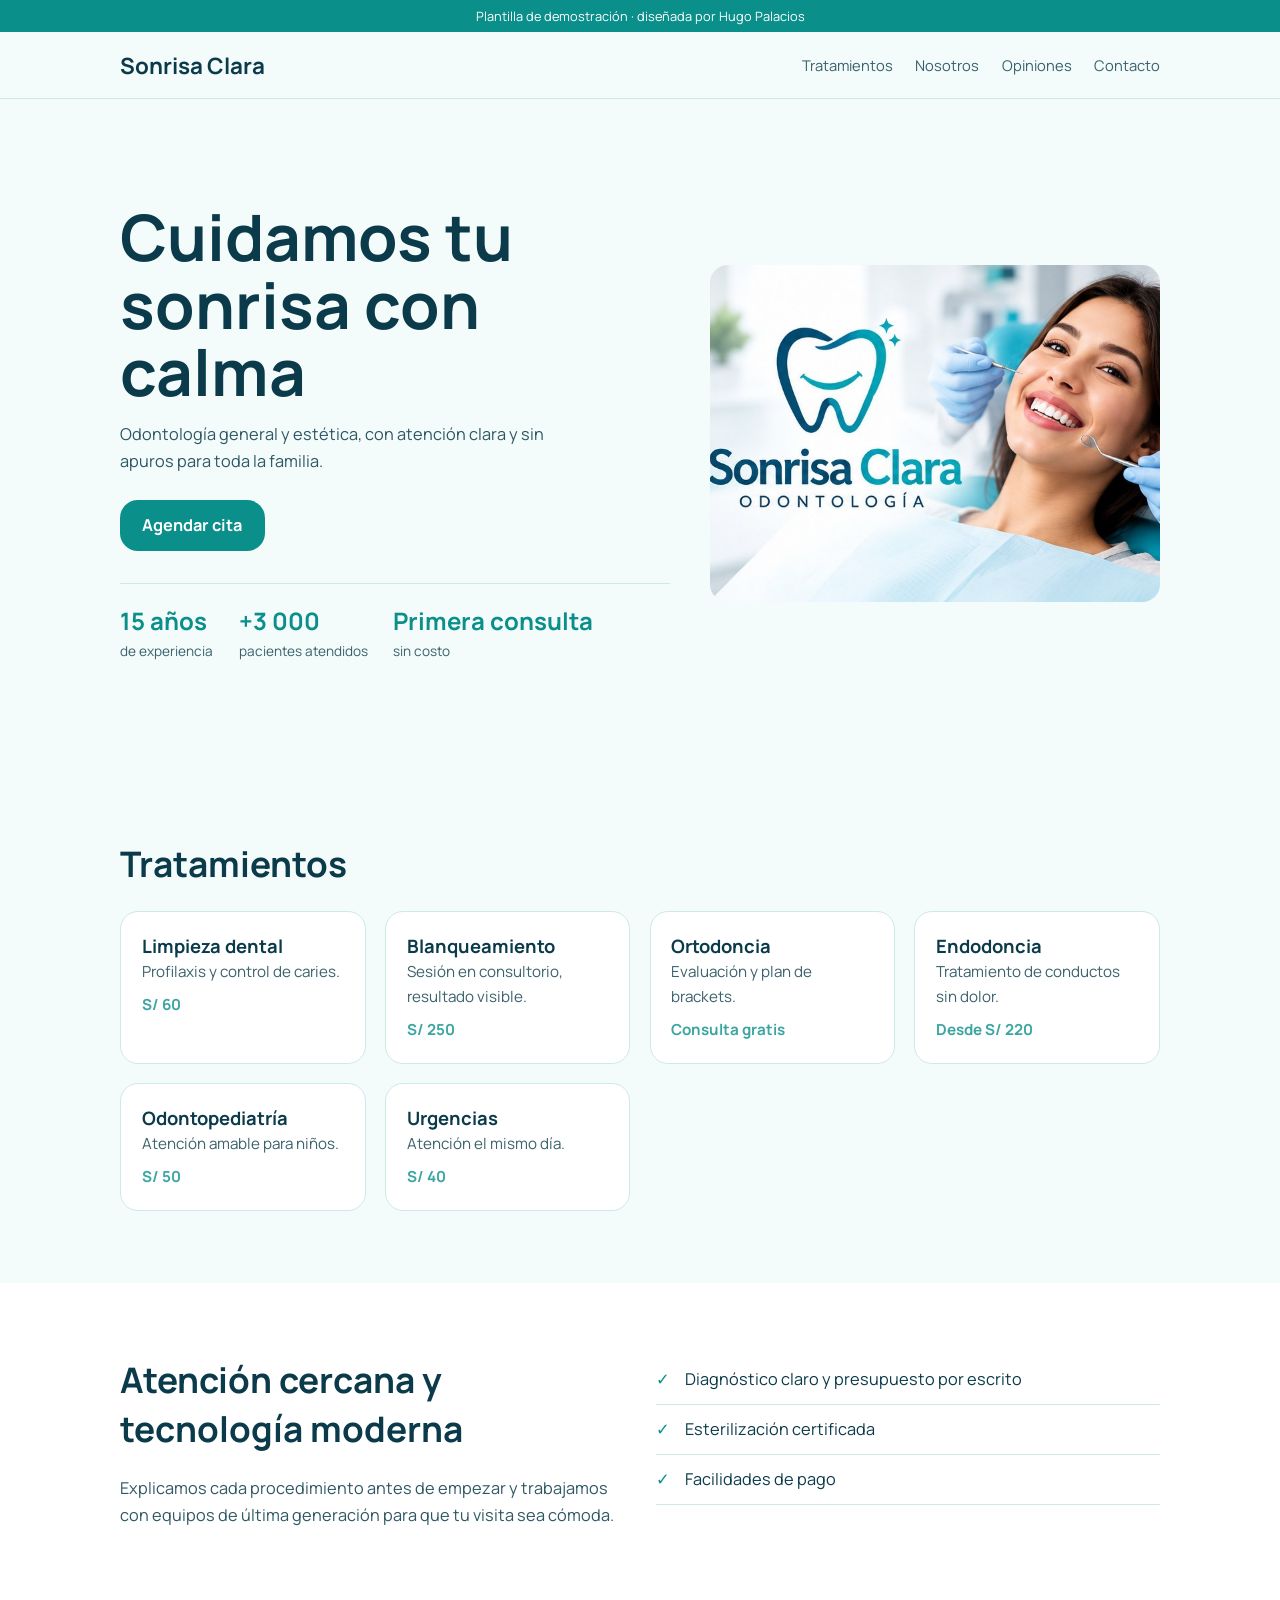
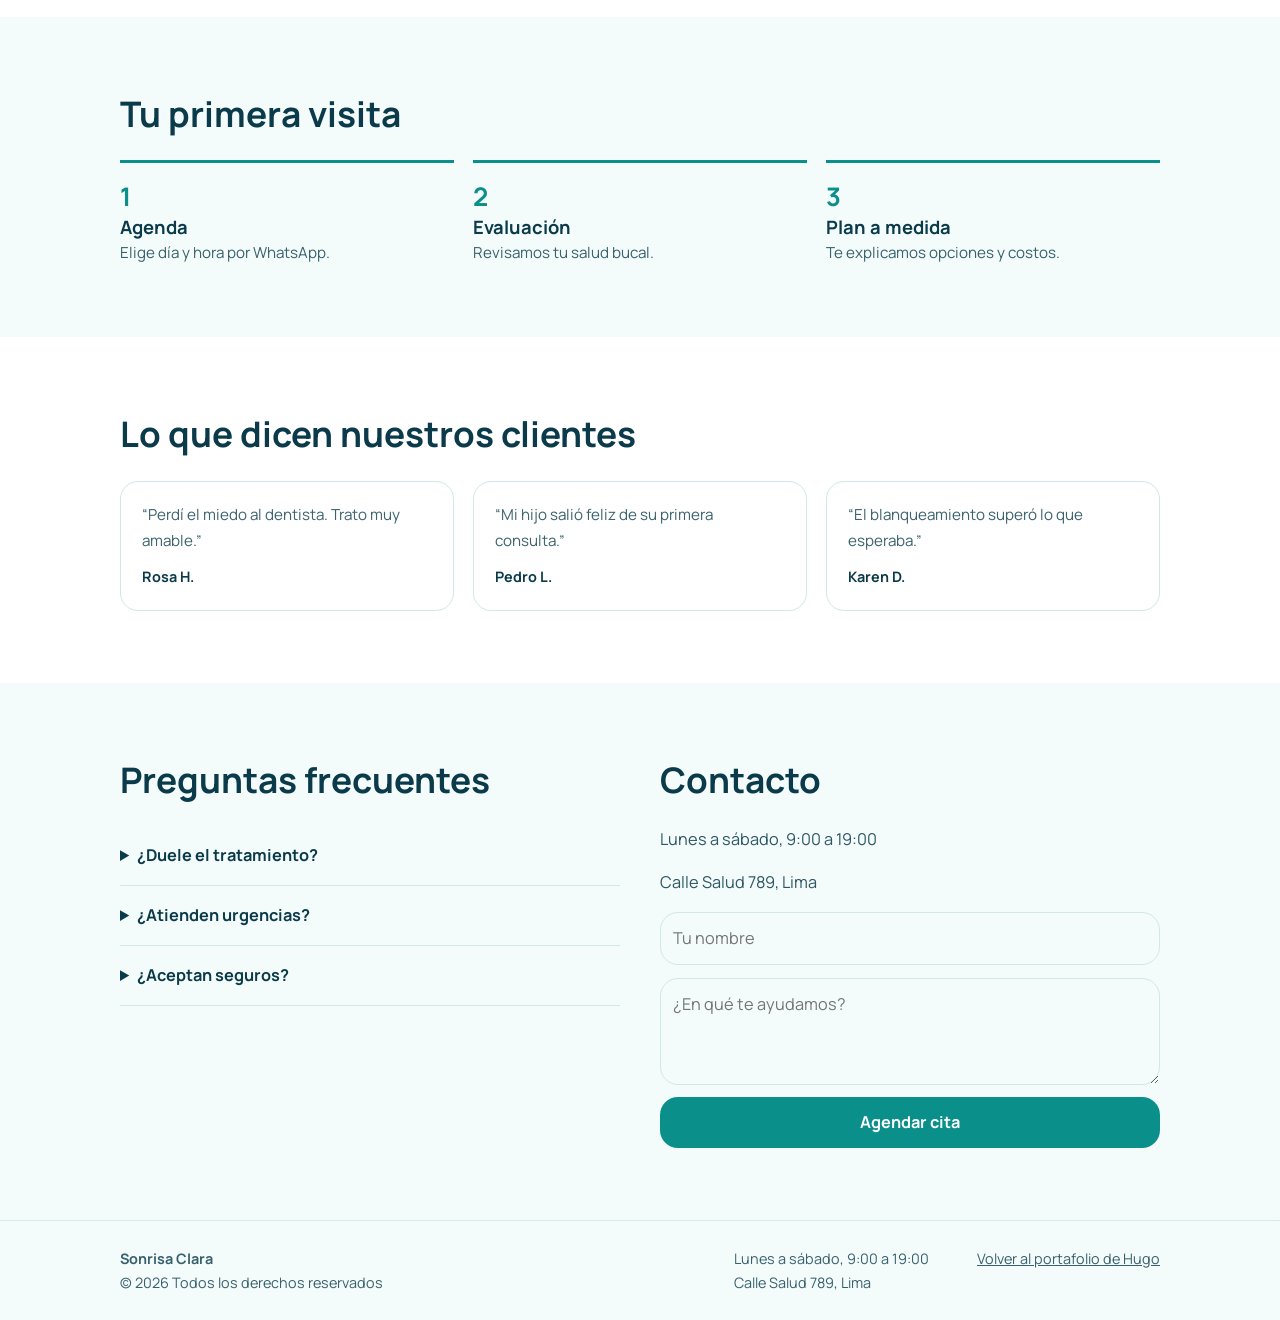
<file: plantillas/odontologia.html>
<!DOCTYPE html><html lang="es"><head><meta charset="UTF-8"><meta name="viewport" content="width=device-width,initial-scale=1">
<title>Sonrisa Clara | Plantilla de demostración</title>
<link href="https://fonts.googleapis.com/css2?family=Manrope:wght@400;700;800&display=swap" rel="stylesheet">
<link rel="stylesheet" href="base.css"><style>:root{--bg:#f3fbfb;--ink:#0b3b4a;--ac:#0a8f8a;--on:#fff;--cd:#fff;--ln:#cfe8e8;--r:18px;--fh:'Manrope',Georgia,serif;--fb:'Manrope',system-ui,sans-serif}h1,h2,h3,.lg{font-family:var(--fh)}body{font-family:var(--fb)}html{scroll-behavior:smooth}</style></head><body>
<div class="tpl">Plantilla de demostración · diseñada por Hugo Palacios</div>
<header><div class="w"><a class="lg" href="#" style="text-decoration:none">Sonrisa Clara</a><nav><a href="#servicios">Tratamientos</a><a href="#nosotros">Nosotros</a><a href="#opiniones">Opiniones</a><a href="#contacto">Contacto</a></nav></div></header>
<main><div class="hero"><div class="w"><div><h1>Cuidamos tu sonrisa con calma</h1><p class="lead">Odontología general y estética, con atención clara y sin apuros para toda la familia.</p><a class="btn" href="#contacto">Agendar cita</a><div class="facts"><div><b>15 años</b><span>de experiencia</span></div><div><b>+3 000</b><span>pacientes atendidos</span></div><div><b>Primera consulta</b><span>sin costo</span></div></div></div><img class="art" src="../assets/images/proyectos/odontologia.jpg" alt="Sonrisa Clara"></div></div>
<section id="servicios"><div class="w"><h2>Tratamientos</h2><div class="g"><article class="c"><h3>Limpieza dental</h3><p>Profilaxis y control de caries.</p><p class="pr">S/ 60</p></article><article class="c"><h3>Blanqueamiento</h3><p>Sesión en consultorio, resultado visible.</p><p class="pr">S/ 250</p></article><article class="c"><h3>Ortodoncia</h3><p>Evaluación y plan de brackets.</p><p class="pr">Consulta gratis</p></article><article class="c"><h3>Endodoncia</h3><p>Tratamiento de conductos sin dolor.</p><p class="pr">Desde S/ 220</p></article><article class="c"><h3>Odontopediatría</h3><p>Atención amable para niños.</p><p class="pr">S/ 50</p></article><article class="c"><h3>Urgencias</h3><p>Atención el mismo día.</p><p class="pr">S/ 40</p></article></div></div></section>
<section class="info" id="nosotros"><div class="w two"><div><h2>Atención cercana y tecnología moderna</h2><p>Explicamos cada procedimiento antes de empezar y trabajamos con equipos de última generación para que tu visita sea cómoda.</p></div><ul class="ck"><li>Diagnóstico claro y presupuesto por escrito</li><li>Esterilización certificada</li><li>Facilidades de pago</li></ul></div></section>
<section><div class="w"><h2>Tu primera visita</h2><ol class="st"><li><h3>Agenda</h3><p>Elige día y hora por WhatsApp.</p></li><li><h3>Evaluación</h3><p>Revisamos tu salud bucal.</p></li><li><h3>Plan a medida</h3><p>Te explicamos opciones y costos.</p></li></ol></div></section>
<section class="info" id="opiniones"><div class="w" style="display:block"><h2>Lo que dicen nuestros clientes</h2><div class="g"><article class="c"><blockquote><p>“Perdí el miedo al dentista. Trato muy amable.”</p><footer>Rosa H.</footer></blockquote></article><article class="c"><blockquote><p>“Mi hijo salió feliz de su primera consulta.”</p><footer>Pedro L.</footer></blockquote></article><article class="c"><blockquote><p>“El blanqueamiento superó lo que esperaba.”</p><footer>Karen D.</footer></blockquote></article></div></div></section>
<section><div class="w two"><div><h2>Preguntas frecuentes</h2><details><summary>¿Duele el tratamiento?</summary><p>Usamos anestesia y técnicas suaves para evitar molestias.</p></details><details><summary>¿Atienden urgencias?</summary><p>Sí, el mismo día según disponibilidad.</p></details><details><summary>¿Aceptan seguros?</summary><p>Trabajamos con varios; consúltanos el tuyo.</p></details></div><div id="contacto"><h2>Contacto</h2><p>Lunes a sábado, 9:00 a 19:00</p><p style="margin-bottom:1rem">Calle Salud 789, Lima</p><form id="f"><input name="n" placeholder="Tu nombre" aria-label="Tu nombre" required><textarea name="m" rows="3" placeholder="¿En qué te ayudamos?" aria-label="Mensaje" required></textarea><button class="btn" type="submit">Agendar cita</button></form></div></div></section></main>
<footer><div class="w"><div><b>Sonrisa Clara</b><p>© 2026 Todos los derechos reservados</p></div><div class="fc"><div><p>Lunes a sábado, 9:00 a 19:00</p><p>Calle Salud 789, Lima</p></div><a href="../index.html#proyectos">Volver al portafolio de Hugo</a></div></div></footer><script>document.getElementById('f').onsubmit=function(e){e.preventDefault();var d=new FormData(e.target);window.open('https://wa.me/51999999999?text='+encodeURIComponent('Hola, soy '+d.get('n')+'. '+d.get('m')),'_blank')}</script></body></html>
</file>
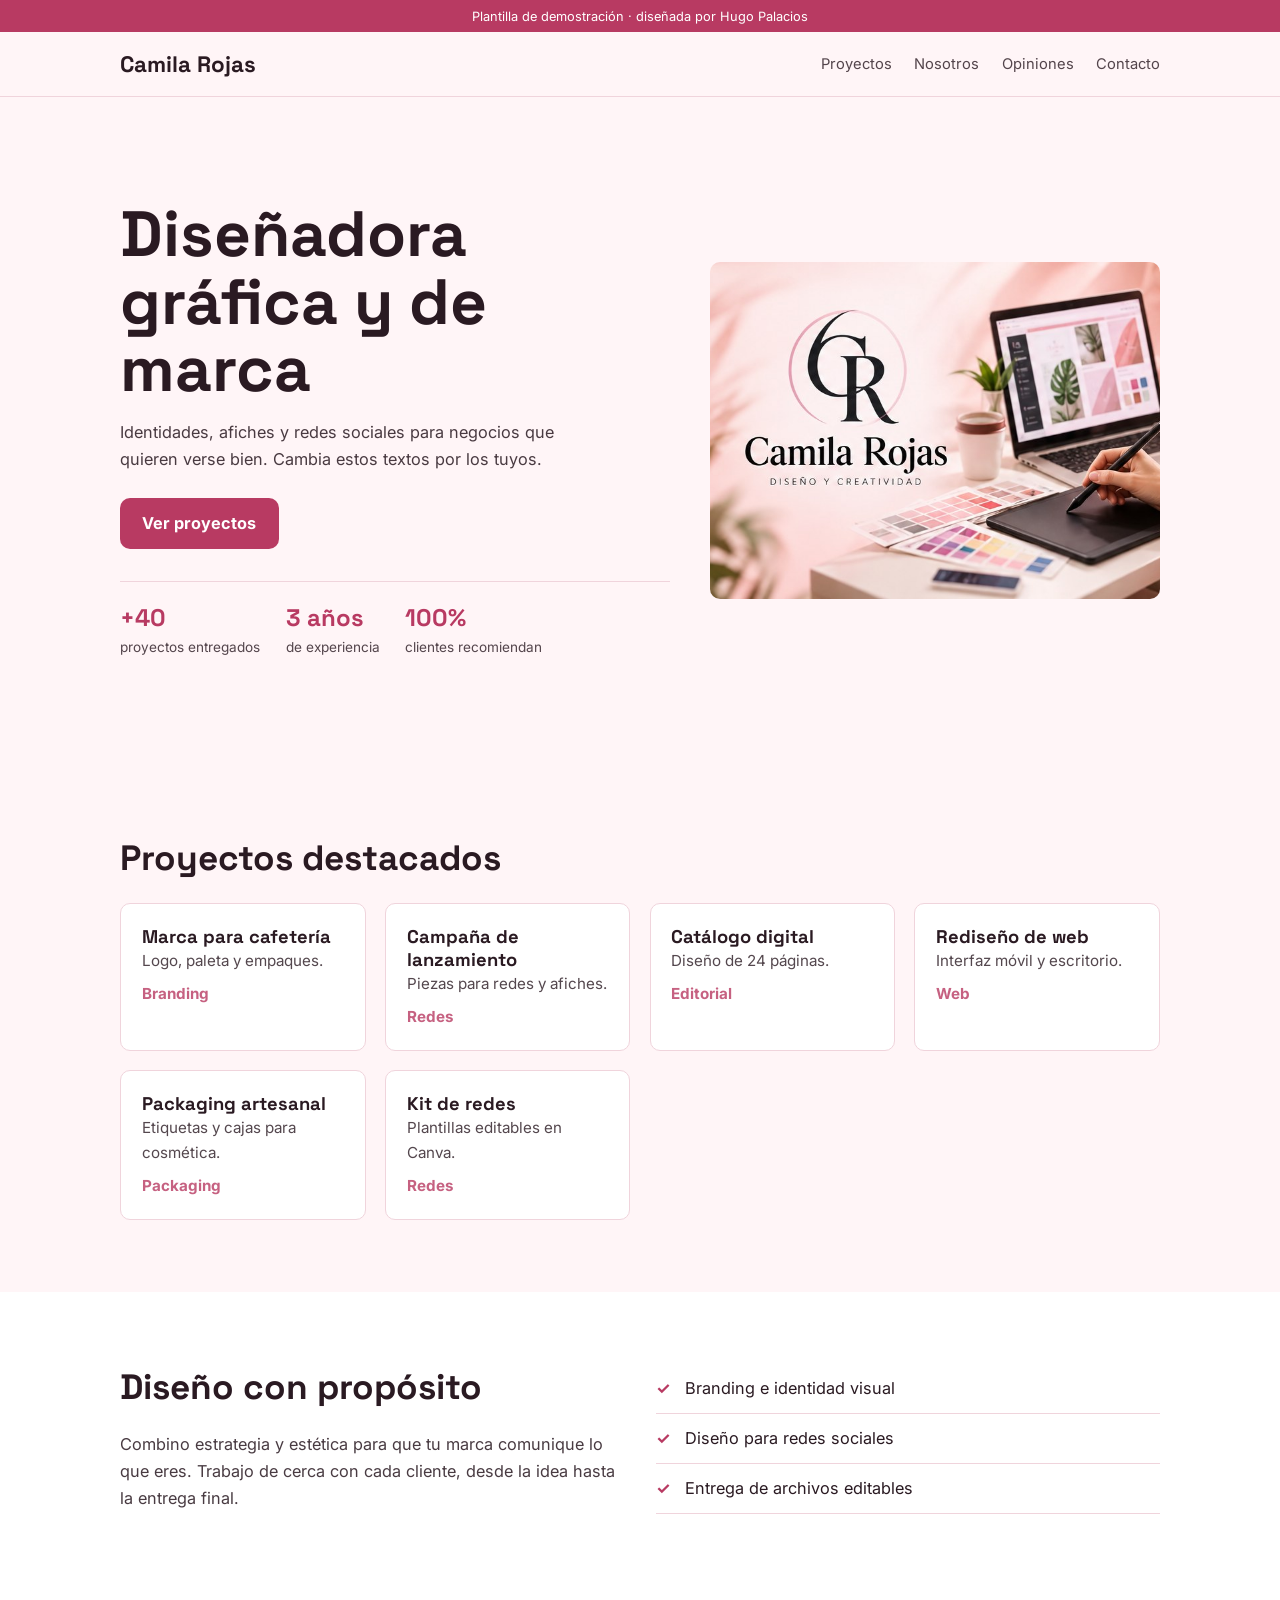
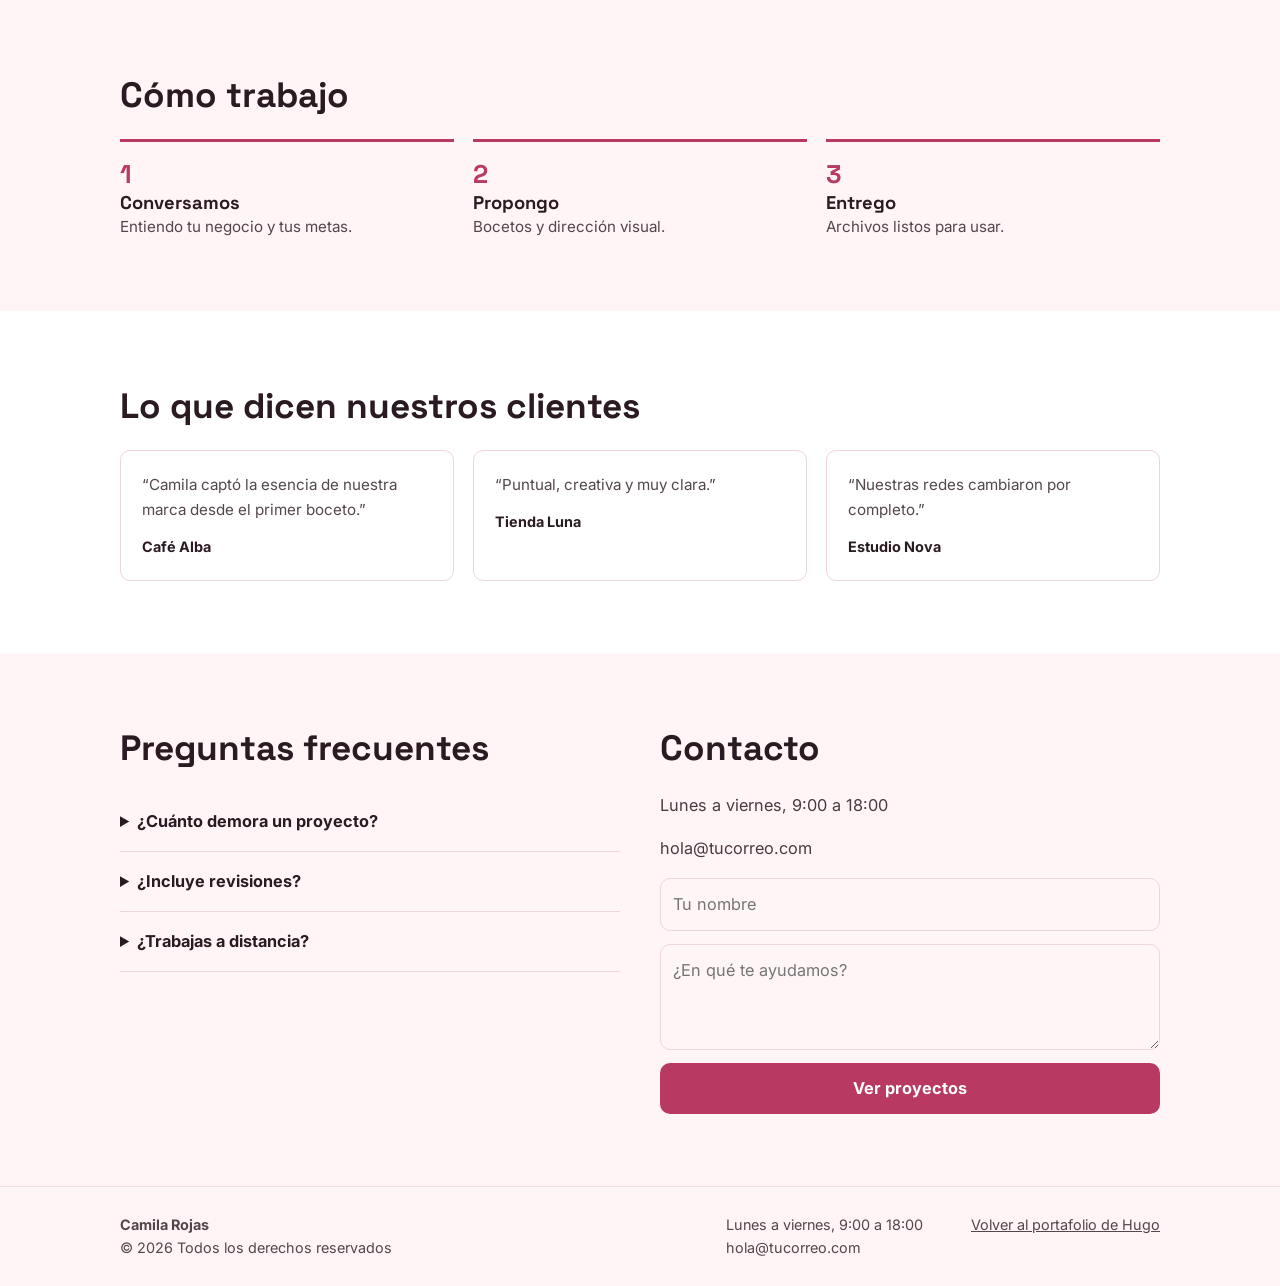
<file: plantillas/portafolio.html>
<!DOCTYPE html><html lang="es"><head><meta charset="UTF-8"><meta name="viewport" content="width=device-width,initial-scale=1">
<title>Camila Rojas | Plantilla de demostración</title>
<link href="https://fonts.googleapis.com/css2?family=Space+Grotesk:wght@500;700&family=Inter:wght@400;600&display=swap" rel="stylesheet">
<link rel="stylesheet" href="base.css"><style>:root{--bg:#fff5f7;--ink:#2a1a22;--ac:#b83a62;--on:#fff;--cd:#fff;--ln:#f0d4dc;--r:10px;--fh:'Space Grotesk',Georgia,serif;--fb:'Inter',system-ui,sans-serif}h1,h2,h3,.lg{font-family:var(--fh)}body{font-family:var(--fb)}html{scroll-behavior:smooth}</style></head><body>
<div class="tpl">Plantilla de demostración · diseñada por Hugo Palacios</div>
<header><div class="w"><a class="lg" href="#" style="text-decoration:none">Camila Rojas</a><nav><a href="#servicios">Proyectos</a><a href="#nosotros">Nosotros</a><a href="#opiniones">Opiniones</a><a href="#contacto">Contacto</a></nav></div></header>
<main><div class="hero"><div class="w"><div><h1>Diseñadora gráfica y de marca</h1><p class="lead">Identidades, afiches y redes sociales para negocios que quieren verse bien. Cambia estos textos por los tuyos.</p><a class="btn" href="#contacto">Ver proyectos</a><div class="facts"><div><b>+40</b><span>proyectos entregados</span></div><div><b>3 años</b><span>de experiencia</span></div><div><b>100%</b><span>clientes recomiendan</span></div></div></div><img class="art" src="../assets/images/proyectos/portafolio.jpg" alt="Camila Rojas"></div></div>
<section id="servicios"><div class="w"><h2>Proyectos destacados</h2><div class="g"><article class="c"><h3>Marca para cafetería</h3><p>Logo, paleta y empaques.</p><p class="pr">Branding</p></article><article class="c"><h3>Campaña de lanzamiento</h3><p>Piezas para redes y afiches.</p><p class="pr">Redes</p></article><article class="c"><h3>Catálogo digital</h3><p>Diseño de 24 páginas.</p><p class="pr">Editorial</p></article><article class="c"><h3>Rediseño de web</h3><p>Interfaz móvil y escritorio.</p><p class="pr">Web</p></article><article class="c"><h3>Packaging artesanal</h3><p>Etiquetas y cajas para cosmética.</p><p class="pr">Packaging</p></article><article class="c"><h3>Kit de redes</h3><p>Plantillas editables en Canva.</p><p class="pr">Redes</p></article></div></div></section>
<section class="info" id="nosotros"><div class="w two"><div><h2>Diseño con propósito</h2><p>Combino estrategia y estética para que tu marca comunique lo que eres. Trabajo de cerca con cada cliente, desde la idea hasta la entrega final.</p></div><ul class="ck"><li>Branding e identidad visual</li><li>Diseño para redes sociales</li><li>Entrega de archivos editables</li></ul></div></section>
<section><div class="w"><h2>Cómo trabajo</h2><ol class="st"><li><h3>Conversamos</h3><p>Entiendo tu negocio y tus metas.</p></li><li><h3>Propongo</h3><p>Bocetos y dirección visual.</p></li><li><h3>Entrego</h3><p>Archivos listos para usar.</p></li></ol></div></section>
<section class="info" id="opiniones"><div class="w" style="display:block"><h2>Lo que dicen nuestros clientes</h2><div class="g"><article class="c"><blockquote><p>“Camila captó la esencia de nuestra marca desde el primer boceto.”</p><footer>Café Alba</footer></blockquote></article><article class="c"><blockquote><p>“Puntual, creativa y muy clara.”</p><footer>Tienda Luna</footer></blockquote></article><article class="c"><blockquote><p>“Nuestras redes cambiaron por completo.”</p><footer>Estudio Nova</footer></blockquote></article></div></div></section>
<section><div class="w two"><div><h2>Preguntas frecuentes</h2><details><summary>¿Cuánto demora un proyecto?</summary><p>Entre 1 y 3 semanas según el alcance.</p></details><details><summary>¿Incluye revisiones?</summary><p>Sí, hasta tres rondas de cambios.</p></details><details><summary>¿Trabajas a distancia?</summary><p>Sí, con clientes de todo el país.</p></details></div><div id="contacto"><h2>Contacto</h2><p>Lunes a viernes, 9:00 a 18:00</p><p style="margin-bottom:1rem">hola@tucorreo.com</p><form id="f"><input name="n" placeholder="Tu nombre" aria-label="Tu nombre" required><textarea name="m" rows="3" placeholder="¿En qué te ayudamos?" aria-label="Mensaje" required></textarea><button class="btn" type="submit">Ver proyectos</button></form></div></div></section></main>
<footer><div class="w"><div><b>Camila Rojas</b><p>© 2026 Todos los derechos reservados</p></div><div class="fc"><div><p>Lunes a viernes, 9:00 a 18:00</p><p>hola@tucorreo.com</p></div><a href="../index.html#proyectos">Volver al portafolio de Hugo</a></div></div></footer><script>document.getElementById('f').onsubmit=function(e){e.preventDefault();var d=new FormData(e.target);window.open('https://wa.me/51999999999?text='+encodeURIComponent('Hola, soy '+d.get('n')+'. '+d.get('m')),'_blank')}</script></body></html>
</file>
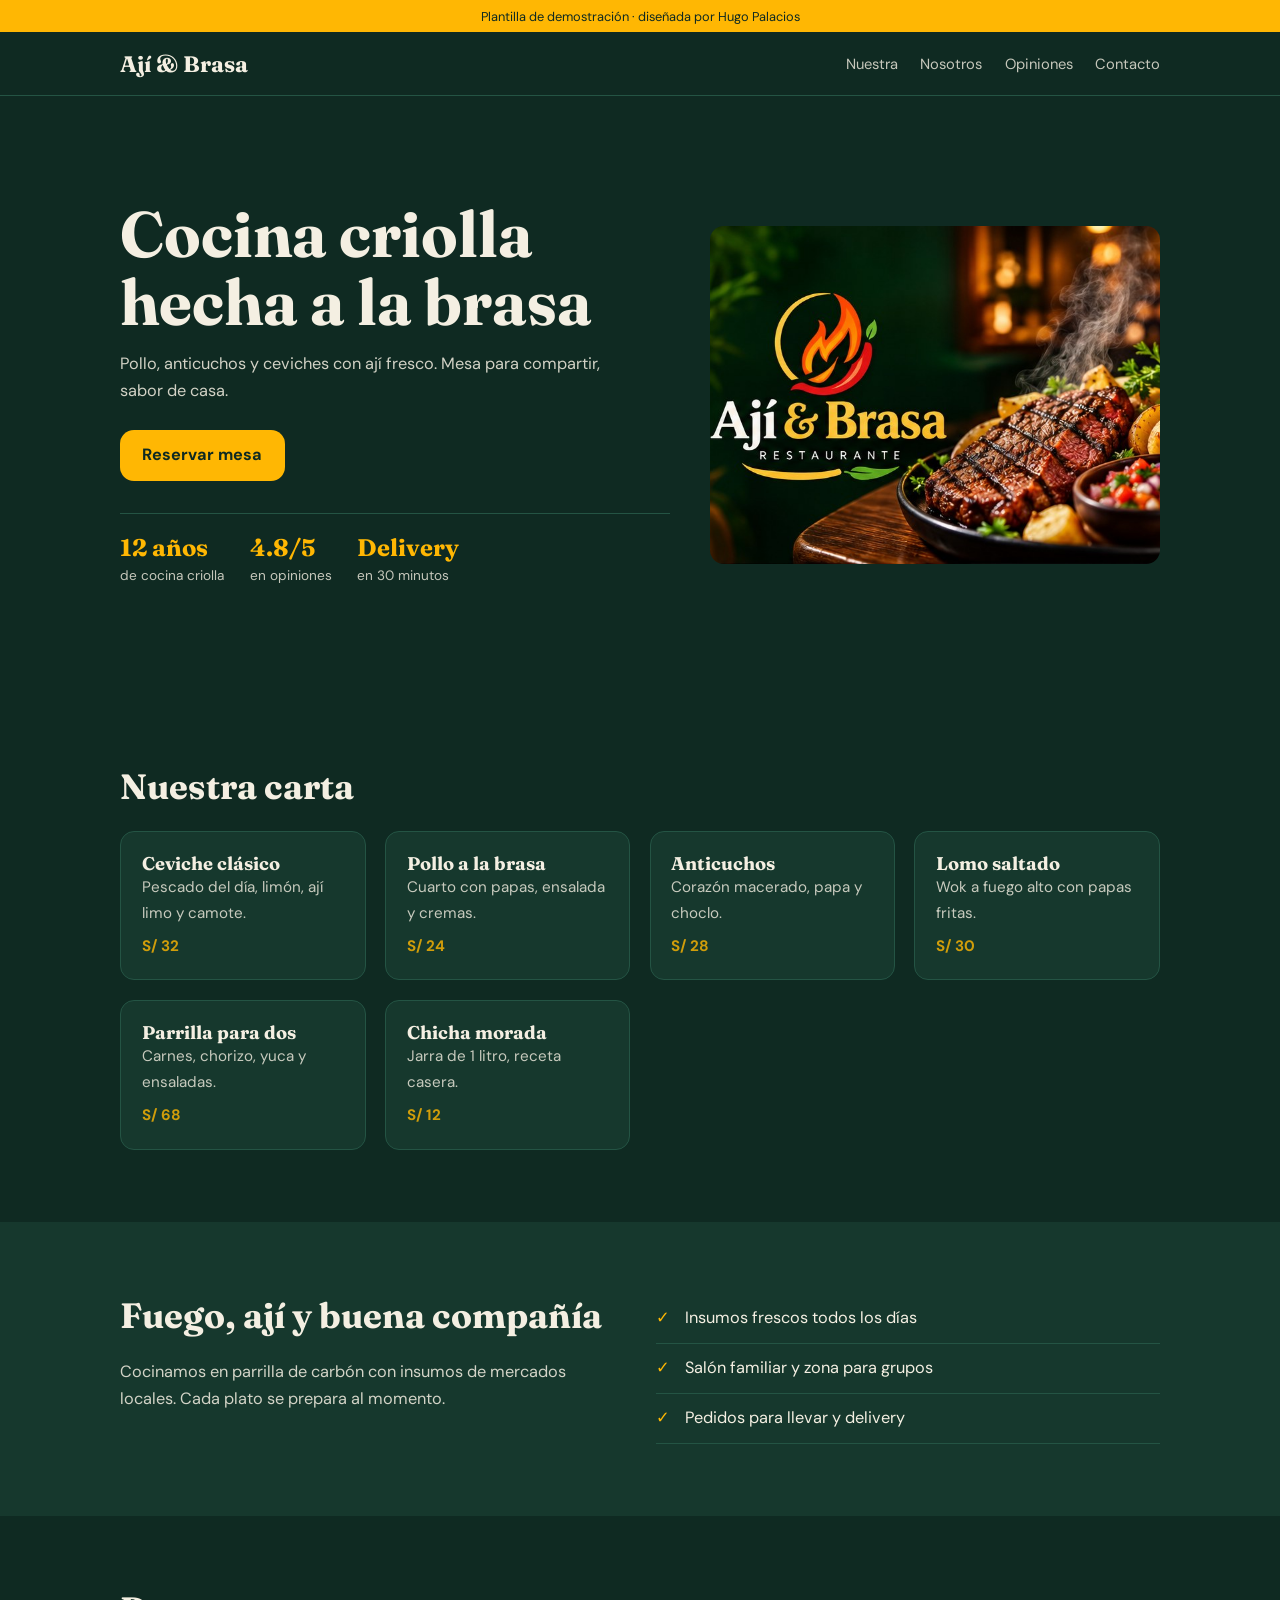
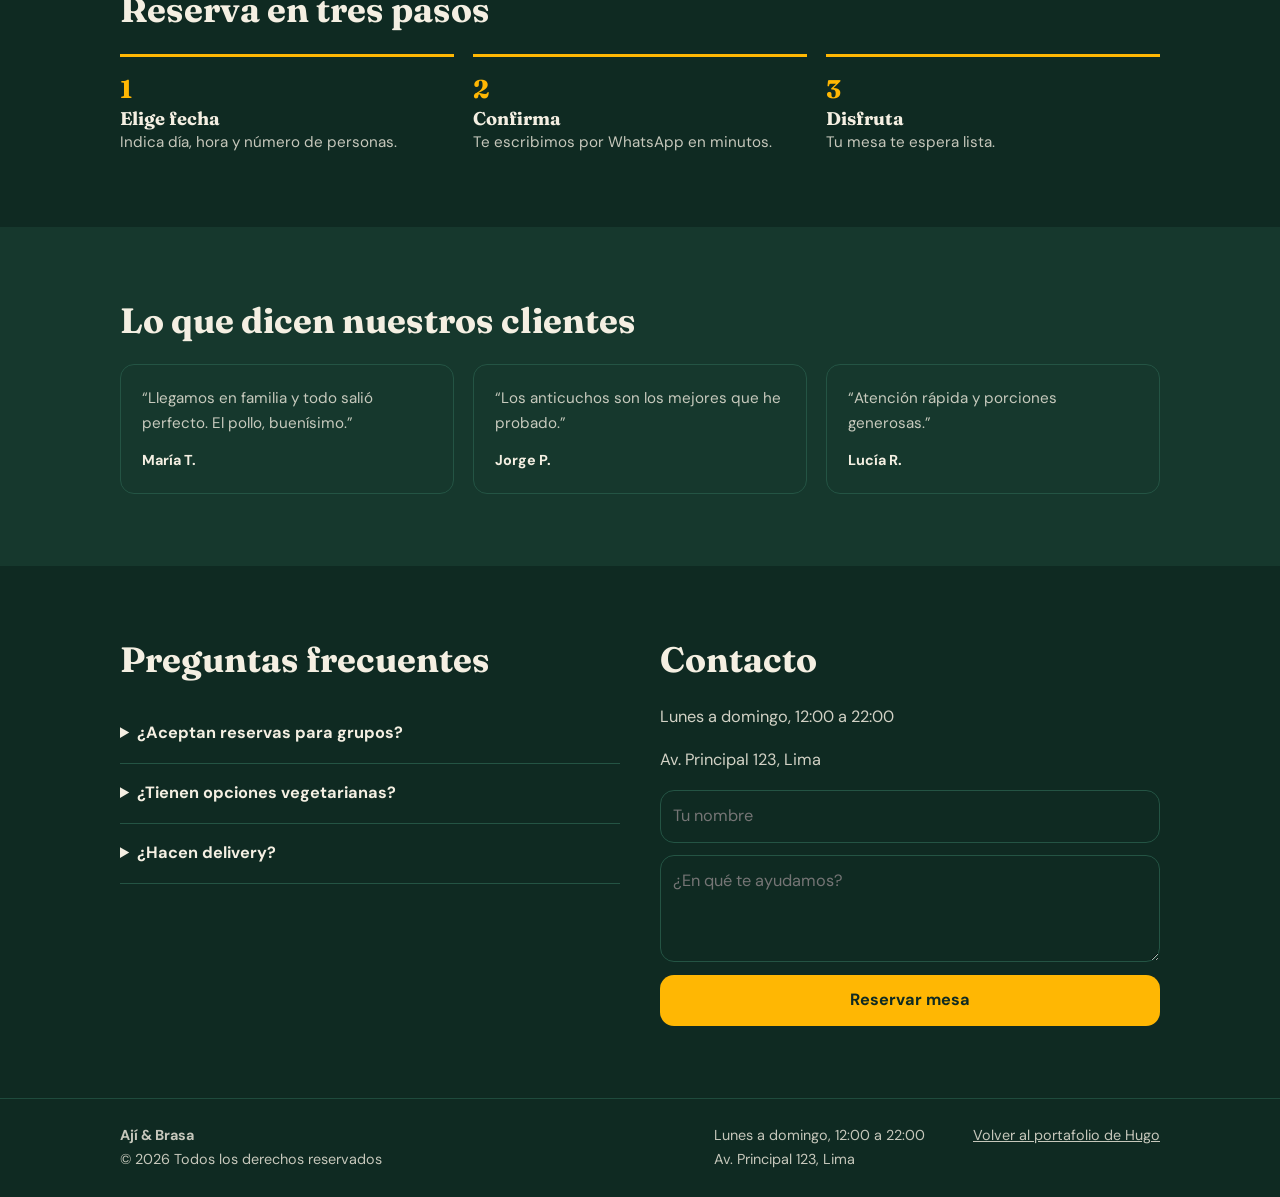
<file: plantillas/restaurante.html>
<!DOCTYPE html><html lang="es"><head><meta charset="UTF-8"><meta name="viewport" content="width=device-width,initial-scale=1">
<title>Ají & Brasa | Plantilla de demostración</title>
<link href="https://fonts.googleapis.com/css2?family=Fraunces:wght@700&family=DM+Sans:wght@400;700&display=swap" rel="stylesheet">
<link rel="stylesheet" href="base.css"><style>:root{--bg:#0f2a22;--ink:#f4efe2;--ac:#ffb703;--on:#0f2a22;--cd:#16382d;--ln:#245444;--r:14px;--fh:'Fraunces',Georgia,serif;--fb:'DM Sans',system-ui,sans-serif}h1,h2,h3,.lg{font-family:var(--fh)}body{font-family:var(--fb)}html{scroll-behavior:smooth}</style></head><body>
<div class="tpl">Plantilla de demostración · diseñada por Hugo Palacios</div>
<header><div class="w"><a class="lg" href="#" style="text-decoration:none">Ají & Brasa</a><nav><a href="#servicios">Nuestra</a><a href="#nosotros">Nosotros</a><a href="#opiniones">Opiniones</a><a href="#contacto">Contacto</a></nav></div></header>
<main><div class="hero"><div class="w"><div><h1>Cocina criolla hecha a la brasa</h1><p class="lead">Pollo, anticuchos y ceviches con ají fresco. Mesa para compartir, sabor de casa.</p><a class="btn" href="#contacto">Reservar mesa</a><div class="facts"><div><b>12 años</b><span>de cocina criolla</span></div><div><b>4.8/5</b><span>en opiniones</span></div><div><b>Delivery</b><span>en 30 minutos</span></div></div></div><img class="art" src="../assets/images/proyectos/restaurante.jpg" alt="Ají & Brasa"></div></div>
<section id="servicios"><div class="w"><h2>Nuestra carta</h2><div class="g"><article class="c"><h3>Ceviche clásico</h3><p>Pescado del día, limón, ají limo y camote.</p><p class="pr">S/ 32</p></article><article class="c"><h3>Pollo a la brasa</h3><p>Cuarto con papas, ensalada y cremas.</p><p class="pr">S/ 24</p></article><article class="c"><h3>Anticuchos</h3><p>Corazón macerado, papa y choclo.</p><p class="pr">S/ 28</p></article><article class="c"><h3>Lomo saltado</h3><p>Wok a fuego alto con papas fritas.</p><p class="pr">S/ 30</p></article><article class="c"><h3>Parrilla para dos</h3><p>Carnes, chorizo, yuca y ensaladas.</p><p class="pr">S/ 68</p></article><article class="c"><h3>Chicha morada</h3><p>Jarra de 1 litro, receta casera.</p><p class="pr">S/ 12</p></article></div></div></section>
<section class="info" id="nosotros"><div class="w two"><div><h2>Fuego, ají y buena compañía</h2><p>Cocinamos en parrilla de carbón con insumos de mercados locales. Cada plato se prepara al momento.</p></div><ul class="ck"><li>Insumos frescos todos los días</li><li>Salón familiar y zona para grupos</li><li>Pedidos para llevar y delivery</li></ul></div></section>
<section><div class="w"><h2>Reserva en tres pasos</h2><ol class="st"><li><h3>Elige fecha</h3><p>Indica día, hora y número de personas.</p></li><li><h3>Confirma</h3><p>Te escribimos por WhatsApp en minutos.</p></li><li><h3>Disfruta</h3><p>Tu mesa te espera lista.</p></li></ol></div></section>
<section class="info" id="opiniones"><div class="w" style="display:block"><h2>Lo que dicen nuestros clientes</h2><div class="g"><article class="c"><blockquote><p>“Llegamos en familia y todo salió perfecto. El pollo, buenísimo.”</p><footer>María T.</footer></blockquote></article><article class="c"><blockquote><p>“Los anticuchos son los mejores que he probado.”</p><footer>Jorge P.</footer></blockquote></article><article class="c"><blockquote><p>“Atención rápida y porciones generosas.”</p><footer>Lucía R.</footer></blockquote></article></div></div></section>
<section><div class="w two"><div><h2>Preguntas frecuentes</h2><details><summary>¿Aceptan reservas para grupos?</summary><p>Sí, desde 8 personas. Escríbenos con 24 horas de anticipación.</p></details><details><summary>¿Tienen opciones vegetarianas?</summary><p>Sí, ensaladas, tortilla de verduras y guarniciones.</p></details><details><summary>¿Hacen delivery?</summary><p>Sí, en un radio de 5 km.</p></details></div><div id="contacto"><h2>Contacto</h2><p>Lunes a domingo, 12:00 a 22:00</p><p style="margin-bottom:1rem">Av. Principal 123, Lima</p><form id="f"><input name="n" placeholder="Tu nombre" aria-label="Tu nombre" required><textarea name="m" rows="3" placeholder="¿En qué te ayudamos?" aria-label="Mensaje" required></textarea><button class="btn" type="submit">Reservar mesa</button></form></div></div></section></main>
<footer><div class="w"><div><b>Ají & Brasa</b><p>© 2026 Todos los derechos reservados</p></div><div class="fc"><div><p>Lunes a domingo, 12:00 a 22:00</p><p>Av. Principal 123, Lima</p></div><a href="../index.html#proyectos">Volver al portafolio de Hugo</a></div></div></footer><script>document.getElementById('f').onsubmit=function(e){e.preventDefault();var d=new FormData(e.target);window.open('https://wa.me/51999999999?text='+encodeURIComponent('Hola, soy '+d.get('n')+'. '+d.get('m')),'_blank')}</script></body></html>
</file>
<file: css/style.css>
/* ==============================
   VARIABLES (cambia colores aquí)
================================ */
:root{
  --bg:#020d1e; --bg2:#06162c; --card:#0a1a33; --line:#13305a;
  --blue:#0a7bff; --cyan:#0ad5ff; --text:#e8f0ff; --muted:#9db0cf;
  --warm:#e9b27a; /* tono cálido muy sutil, tomado de la fotografía */
  --f-head:'Sora',system-ui,sans-serif; --f-body:'DM Sans',system-ui,sans-serif;
  --nav-h:68px;
}

/* ==============================
   BASE
================================ */
*{box-sizing:border-box;margin:0;padding:0}
html{scroll-behavior:smooth;scroll-padding-top:var(--nav-h)}
body{background:var(--bg);color:var(--text);font:400 1.05rem/1.7 var(--f-body);overflow-x:hidden;
  scrollbar-color:var(--blue) var(--bg)}
::selection{background:var(--cyan);color:var(--bg)}
::-webkit-scrollbar{width:10px}::-webkit-scrollbar-track{background:var(--bg)}
::-webkit-scrollbar-thumb{background:var(--line);border-radius:6px}
img{max-width:100%;display:block}
a{color:var(--cyan);text-decoration:none}
a:hover{text-decoration:underline}
:focus-visible{outline:2px solid var(--cyan);outline-offset:3px;border-radius:4px}
.skip{position:absolute;left:-999px}.skip:focus{left:10px;top:10px;z-index:99;background:var(--cyan);color:var(--bg);padding:8px 12px}
h1,h2,h3{font-family:var(--f-head);line-height:1.15}
h2{font-size:clamp(1.8rem,4vw,2.6rem);margin-bottom:1.6rem;letter-spacing:-.01em}
h3{font-size:1.2rem;margin-bottom:.5rem}
.wrap{width:min(1120px,92%);margin-inline:auto}
.narrow{width:min(760px,92%)}
.narrow p{margin-bottom:1rem;color:var(--muted)}
.sec{padding:clamp(4rem,9vw,7rem) 0}
.sec:nth-of-type(even){background:linear-gradient(180deg,var(--bg),var(--bg2),var(--bg))}
.slogan{font-family:var(--f-head);font-weight:700;color:var(--cyan);letter-spacing:.14em;font-size:.85rem}

/* ==============================
   NAVBAR
================================ */
.nav{position:fixed;inset:0 0 auto 0;height:var(--nav-h);z-index:50;transition:background .3s,border-color .3s;border-bottom:1px solid transparent}
.nav.is-scrolled{background:rgba(5,11,24,.72);backdrop-filter:blur(12px);-webkit-backdrop-filter:blur(12px);border-color:var(--line)}
.nav__in{width:min(1120px,92%);height:100%;margin:auto;display:flex;align-items:center;justify-content:space-between}
.logo-crop{display:block;overflow:hidden;aspect-ratio:1030/180;height:34px}
/* El logo original se recorta por CSS (sin modificar el archivo) para mostrar solo "HPR-KEY" */
.logo-crop img{width:121.75%;max-width:none;height:auto;margin-left:-11.17%;margin-top:-49.5%;mix-blend-mode:lighten}
.logo-crop--lg{height:44px}
.nav__menu{display:flex;gap:1.8rem}
.nav__menu a{color:var(--muted);font-size:.9rem;font-weight:500;position:relative;padding:.3rem 0;text-decoration:none}
.nav__menu a::after{content:"";position:absolute;left:0;bottom:0;height:2px;width:0;background:var(--cyan);transition:width .3s}
.nav__menu a:hover,.nav__menu a.active{color:var(--text)}
.nav__menu a:hover::after,.nav__menu a.active::after{width:100%}
.nav__btn{display:none;background:none;border:0;width:44px;height:44px;cursor:pointer;flex-direction:column;justify-content:center;gap:5px;align-items:center}
.nav__btn span{width:24px;height:2px;background:var(--text);transition:transform .3s,opacity .3s}
.nav__btn[aria-expanded="true"] span:nth-child(1){transform:translateY(7px) rotate(45deg)}
.nav__btn[aria-expanded="true"] span:nth-child(2){opacity:0}
.nav__btn[aria-expanded="true"] span:nth-child(3){transform:translateY(-7px) rotate(-45deg)}

/* ==============================
   BOTONES
================================ */
.btn{display:inline-block;font:700 .85rem var(--f-head);letter-spacing:.06em;text-transform:uppercase;padding:.95rem 1.6rem;border-radius:10px;
  border:1px solid var(--blue);background:transparent;color:var(--text);cursor:pointer;transition:transform .25s,box-shadow .25s,background .25s;text-decoration:none!important}
.btn:hover{transform:translateY(-2px);box-shadow:0 8px 24px -8px var(--blue)}
.btn--primary{background:linear-gradient(135deg,var(--blue),#1450c8);border-color:transparent}
.btn--ghost{border-color:var(--line);color:var(--cyan)}
.btn--ghost:hover{border-color:var(--cyan)}
.btn--sm{padding:.65rem 1.1rem;font-size:.75rem}
.btns{display:flex;flex-wrap:wrap;gap:.8rem;margin:1.6rem 0 1rem}

/* ==============================
   HERO
================================ */
.hero{min-height:100svh;display:flex;align-items:center;padding:calc(var(--nav-h) + 2rem) 0 3rem;
  background:radial-gradient(60% 60% at 80% 40%,rgba(30,107,255,.22),transparent 70%),var(--bg)}
.hero__grid{display:grid;grid-template-columns:1.1fr .9fr;gap:3rem;align-items:center}
.hello{color:var(--muted);font-size:1.1rem}
.hero h1{font-size:clamp(2.8rem,7vw,5rem);font-weight:800;letter-spacing:-.03em;margin:.2rem 0 1rem}
.lead{font-size:clamp(1.1rem,2vw,1.35rem);max-width:30ch;margin-bottom:1.2rem}
.roles{font:500 1.1rem var(--f-head);color:var(--cyan);min-height:1.8em}
.roles__pre{color:var(--muted)}
.caret{display:inline-block;width:2px;height:1.1em;background:var(--cyan);margin-left:2px;vertical-align:-.15em;animation:blink 1s steps(2) infinite}
.cv{font-size:.9rem;color:var(--muted);border-bottom:1px dashed var(--line)}
.hero__visual{position:relative;display:grid;place-items:center;min-height:420px}
.photo{position:relative;z-index:2;width:min(380px,80%);aspect-ratio:4/5;border-radius:24px 24px 120px 24px;overflow:hidden;
  border:1px solid var(--line);background:var(--card);box-shadow:0 30px 80px -30px rgba(30,107,255,.6),0 0 0 8px rgba(53,208,255,.05)}
.photo img{width:100%;height:100%;object-fit:cover;object-position:50% 18%}
.photo::after{content:"";position:absolute;inset:0;background:linear-gradient(200deg,transparent 60%,rgba(233,178,122,.12))}
.ring{position:absolute;border-radius:50%;border:1px solid var(--line)}
.ring--1{width:min(460px,95%);aspect-ratio:1;border-color:rgba(53,208,255,.3);border-style:dashed}
.ring--2{width:min(540px,110%);aspect-ratio:1;opacity:.5}
.chip{position:absolute;z-index:3;font:.78rem 'Courier New',monospace;background:rgba(13,26,51,.85);border:1px solid var(--line);color:var(--cyan);padding:.4rem .7rem;border-radius:8px;backdrop-filter:blur(6px)}
.chip--a{top:12%;left:-2%}.chip--b{bottom:10%;right:-2%}

/* ==============================
   SERVICIOS / TARJETAS
================================ */
.grid{display:grid;gap:1.4rem}
.grid--4{grid-template-columns:repeat(auto-fit,minmax(240px,1fr))}
.grid--3{grid-template-columns:repeat(auto-fit,minmax(300px,1fr))}
.card,.project{background:var(--card);border:1px solid var(--line);border-radius:16px;padding:1.6rem;display:flex;flex-direction:column;transition:transform .3s,border-color .3s,box-shadow .3s}
.card:hover,.project:hover{transform:translateY(-6px);border-color:var(--cyan);box-shadow:0 20px 40px -24px var(--blue)}
.card p{color:var(--muted);font-size:.95rem;margin-bottom:1.3rem;flex:1}
.ico{width:48px;height:48px;display:grid;place-items:center;border-radius:12px;background:rgba(30,107,255,.15);color:var(--cyan);font:700 1rem var(--f-head);margin-bottom:1rem}

/* ==============================
   HERRAMIENTAS
================================ */
.tools{list-style:none;display:flex;flex-wrap:wrap;gap:1rem}
.tools li{display:flex;align-items:center;gap:.8rem;background:var(--card);border:1px solid var(--line);border-radius:12px;padding:.9rem 1.3rem;font-weight:500;transition:border-color .3s,transform .3s}
.tools li:hover{border-color:var(--cyan);transform:translateY(-3px)}
.tools b{color:var(--cyan);font-family:var(--f-head)}

/* ==============================
   PROYECTOS
================================ */
.project{padding:0;overflow:hidden}
.project__img{aspect-ratio:16/10;background:linear-gradient(135deg,var(--bg2),var(--card));display:grid;place-items:center}
.project__img img{width:100%;height:100%;object-fit:cover}
.project__body{padding:1.4rem;display:flex;flex-direction:column;flex:1}
.project__body p{color:var(--muted);font-size:.95rem}
.tag{align-self:flex-start;font-size:.75rem;color:var(--cyan);border:1px solid var(--line);border-radius:99px;padding:.15rem .7rem;margin-bottom:.8rem}
.stack{margin-top:.4rem}

.project--empty{padding:2rem;text-align:center;color:var(--muted);border-style:dashed}
.project__ph{font:800 3rem var(--f-head);color:var(--line)}
.project__img img{transition:transform .5s}.project:hover .project__img img{transform:scale(1.04)}

/* Vista previa (modal) */
.pv{margin:auto;width:min(960px,94vw);max-height:92vh;overflow:auto;padding:0;background:var(--card);color:var(--text);border:1px solid var(--line);border-radius:16px}
.pv::backdrop{background:rgba(2,13,30,.82);backdrop-filter:blur(4px)}
.pv__head{display:flex;justify-content:space-between;align-items:center;padding:1rem 1.4rem;border-bottom:1px solid var(--line)}
.pv__head h3{margin:0}
.pv__x{background:none;border:0;color:var(--text);font-size:2rem;line-height:1;cursor:pointer;width:44px;height:44px}
.pv__frame{height:min(56vh,520px);background:var(--bg)}
.pv__frame iframe,.pv__frame img{width:100%;height:100%;border:0;object-fit:contain}
.pv__info{padding:1.2rem 1.4rem 1.6rem;display:grid;gap:.6rem;justify-items:start}
.pv__info p{color:var(--muted);font-size:.95rem}
.pv__note{font-size:.8rem!important}

/* ==============================
   FORMACIÓN
================================ */
.timeline{list-style:none;border-left:2px solid var(--line);padding-left:1.8rem}
.timeline li{position:relative;margin-bottom:2rem}
.timeline li::before{content:"";position:absolute;left:calc(-1.8rem - 7px);top:.4rem;width:12px;height:12px;border-radius:50%;background:var(--cyan);box-shadow:0 0 0 4px rgba(53,208,255,.15)}
.timeline p{color:var(--muted);margin:0}

/* ==============================
   CONTACTO
================================ */
.contact{display:grid;grid-template-columns:1fr 1fr;gap:3rem;align-items:start}
.contact>div p{color:var(--muted);margin-bottom:1rem}
.data{line-height:2}
form{background:var(--card);border:1px solid var(--line);border-radius:16px;padding:1.6rem;display:grid;gap:1rem}
label{display:grid;gap:.35rem;font-size:.9rem;color:var(--muted)}
input,textarea{font:inherit;color:var(--text);background:var(--bg);border:1px solid var(--line);border-radius:10px;padding:.8rem 1rem;transition:border-color .2s}
input:focus,textarea:focus{outline:none;border-color:var(--cyan);box-shadow:0 0 0 3px rgba(53,208,255,.15)}
.err{color:#ff8a8a;font-size:.9rem;min-height:1.2em}

/* ==============================
   FOOTER, WHATSAPP Y VOLVER ARRIBA
================================ */
.foot{border-top:1px solid var(--line);padding:2.5rem 0;text-align:center;color:var(--muted);font-size:.9rem}
.foot__in{display:grid;gap:.7rem;justify-items:center}

.wa{position:fixed;right:20px;bottom:20px;z-index:40;width:54px;height:54px;border-radius:50%;display:grid;place-items:center;background:#1fae5b;color:#fff;box-shadow:0 8px 24px -8px rgba(0,0,0,.6);transition:transform .25s}
.wa:hover{transform:scale(1.08)}
.top{position:fixed;right:24px;bottom:86px;z-index:40;width:44px;height:44px;border-radius:50%;border:1px solid var(--line);background:var(--card);color:var(--cyan);cursor:pointer;opacity:0;pointer-events:none;transition:opacity .3s}
.top.show{opacity:1;pointer-events:auto}

/* ==============================
   ANIMACIONES
================================ */
@keyframes blink{50%{opacity:0}}
.reveal{opacity:0;transform:translateY(20px);transition:opacity .7s,transform .7s}
.reveal.in{opacity:1;transform:none}
.hero__text,.hero__visual{animation:fade 1s both}.hero__visual{animation-delay:.2s}
@keyframes fade{from{opacity:0;transform:translateY(14px)}}

/* ==============================
   RESPONSIVE
================================ */
@media (max-width:860px){
  .nav__btn{display:flex}
  .nav__menu{position:fixed;top:var(--nav-h);left:0;right:0;flex-direction:column;gap:0;background:rgba(5,11,24,.97);border-bottom:1px solid var(--line);padding:.5rem 4%;transform:translateY(-120%);transition:transform .35s;visibility:hidden}
  .nav__menu.open{transform:none;visibility:visible}
  .nav__menu a{padding:1rem 0;border-bottom:1px solid var(--line)}
  .hero{min-height:auto}
  .hero__grid{grid-template-columns:1fr;text-align:center}
  .lead{margin-inline:auto}.btns{justify-content:center}
  .hero__visual{order:-1;min-height:360px}
  .contact{grid-template-columns:1fr}
  .chip--a{left:2%}.chip--b{right:2%}
}
@media (max-width:480px){.btn{width:100%;text-align:center}.btn--sm{width:auto}}

@media (prefers-reduced-motion:reduce){
  html{scroll-behavior:auto}
  *,*::before,*::after{animation:none!important;transition:none!important}
  .reveal{opacity:1;transform:none}
}

/* Miniaturas de servicios */
.svc__img{margin:-1.6rem -1.6rem 1.2rem;aspect-ratio:16/10;overflow:hidden;border-radius:16px 16px 0 0;background:var(--bg2)}
.svc__img img{width:100%;height:100%;object-fit:cover;display:block;transition:transform .5s}
.card:hover .svc__img img{transform:scale(1.05)}

/* Transición entre las dos fotos de la portada */
.photo img{position:absolute;inset:0;animation:fotoA 10s ease-in-out infinite}
.photo .photo__alt{object-position:50% 30%;opacity:0;animation:fotoB 10s ease-in-out infinite}
@keyframes fotoA{0%,38%{opacity:1;transform:scale(1)}50%,88%{opacity:0;transform:scale(1.06)}100%{opacity:1;transform:scale(1)}}
@keyframes fotoB{0%,38%{opacity:0;transform:scale(1.06)}50%,88%{opacity:1;transform:scale(1)}100%{opacity:0;transform:scale(1.06)}}
@keyframes fotoAf{0%,38%{opacity:1}50%,88%{opacity:0}100%{opacity:1}}
@keyframes fotoBf{0%,38%{opacity:0}50%,88%{opacity:1}100%{opacity:0}}
@media (prefers-reduced-motion:reduce){.photo img{animation:fotoAf 10s ease-in-out infinite!important}.photo .photo__alt{animation:fotoBf 10s ease-in-out infinite!important}}

/* Hugo Palacios Digital: servicios, academia y carrito */
.hp-section{scroll-margin-top:90px}.hp-eyebrow{color:#42c7ff;font-size:.77rem;font-weight:800;letter-spacing:.16em;margin-bottom:.6rem}.hp-intro{max-width:760px;color:var(--muted,#a9b8cf);margin:0 0 2rem;line-height:1.7}.hp-grid{display:grid;grid-template-columns:repeat(3,minmax(0,1fr));gap:1.25rem}.hp-section--dark{background:#07182d}.hp-card{background:linear-gradient(145deg,#102b4b,#0b1a32);border:1px solid #284a70;border-radius:20px;padding:1.5rem;display:flex;flex-direction:column;gap:.75rem;min-width:0;transition:transform .25s,border-color .25s}.hp-card:hover{transform:translateY(-4px);border-color:#42c7ff}.hp-card h3{margin:0;color:#f5f9ff;font-size:1.2rem}.hp-card p,.hp-card small{color:#b7cce3;line-height:1.55}.hp-card ul{padding-left:1.2rem;color:#d5e5f5;line-height:1.8}.hp-kicker{font-size:.72rem;letter-spacing:.13em;font-weight:800;color:#42c7ff}.hp-price{font-size:1.6rem;font-weight:800;color:#fff}.hp-action{margin-top:auto;display:inline-flex;justify-content:center;align-items:center}.hp-note{font-size:.85rem;color:#a6bdd5;margin-top:1.25rem}.hp-controls{display:flex;gap:1rem;flex-wrap:wrap;margin-bottom:1.5rem}.hp-search-label{display:flex;flex-direction:column;gap:.4rem;font-weight:600;color:#d5e8fb;flex:1;min-width:200px}.hp-search-label input,.hp-search-label select,.hp-checkout input{padding:.8rem 1rem;border:1px solid #42617f;background:#0b203a;color:#fff;border-radius:10px;width:100%;font:inherit}.hp-cover{height:140px;border-radius:13px;background:radial-gradient(circle at 70% 20%,#2878ba,#0b2344 70%);display:flex;align-items:center;justify-content:center;flex-direction:column;gap:.4rem;color:white}.hp-cover span{font-size:3rem;font-weight:800}.hp-cover small{letter-spacing:.12em;font-size:.62rem}.hp-availability{font-size:.85rem;font-weight:700;color:#7bd5ff!important}.hp-card button:disabled,.hp-checkout button:disabled{opacity:.5;cursor:not-allowed}.hp-cart-layout{display:grid;grid-template-columns:minmax(0,1.7fr) minmax(250px,1fr);gap:1.5rem}.hp-checkout,.hp-cart-row,.hp-empty{padding:1.4rem;border:1px solid #284a70;background:#0b1c34;border-radius:16px}.hp-checkout{display:flex;flex-direction:column;gap:.8rem;align-self:start}.hp-checkout h3{margin:0}.hp-checkout label{font-size:.9rem}.hp-cart-row{display:flex;align-items:center;justify-content:space-between;gap:1rem;margin-bottom:.8rem}.hp-cart-row p{margin:.2rem 0}.hp-qty{display:flex;align-items:center;gap:.5rem}.hp-qty button{background:#123e70;color:white;border:1px solid #42617f;border-radius:8px;min-width:30px;min-height:32px;cursor:pointer}#cartCount{display:inline-flex;align-items:center;justify-content:center;background:#168beb;color:#fff;border-radius:100px;min-width:20px;height:20px;font-size:.72rem;padding:0 4px}@media(max-width:900px){.hp-grid{grid-template-columns:repeat(2,minmax(0,1fr))}}@media(max-width:620px){.hp-grid,.hp-cart-layout{grid-template-columns:1fr}.hp-cart-row{align-items:flex-start;flex-direction:column}.hp-controls{flex-direction:column}}

/* HPR-KEY · transiciones premium (respetan movimiento reducido) */
:root{--motion-ease:cubic-bezier(.22,1,.36,1)}
@media(prefers-reduced-motion:no-preference){
  .reveal{opacity:0;transform:translate3d(0,34px,0);filter:blur(5px);transition:opacity .8s var(--motion-ease),transform .8s var(--motion-ease),filter .8s var(--motion-ease);transition-delay:var(--reveal-delay,0ms)}
  .reveal.in{opacity:1;transform:translate3d(0,0,0);filter:blur(0)}
  .hp-card,.project,.card{transition:transform .42s var(--motion-ease),box-shadow .42s ease,border-color .3s ease}
  .hp-card:hover,.project:hover,.card:hover{transform:translateY(-7px);box-shadow:0 20px 45px rgba(0,7,25,.34)}
  .btn{transition:transform .3s var(--motion-ease),box-shadow .3s ease,background .3s ease}
  .btn:active{transform:scale(.97)}
  .nav{transition:background .4s ease,border-color .4s ease,box-shadow .4s ease}
  .nav.is-scrolled{box-shadow:0 12px 35px rgba(0,0,0,.16)}
  .nav__menu a{transition:color .25s ease}
  .hp-cover img,.project__img img{transition:transform .6s var(--motion-ease)}
  .hp-card:hover .hp-cover img,.project:hover .project__img img{transform:scale(1.045)}
  .hp-cart-row{animation:hpr-cart-in .35s var(--motion-ease) both}
  @keyframes hpr-cart-in{from{opacity:0;transform:translateY(12px)}to{opacity:1;transform:translateY(0)}}
  .pv[open]{animation:hpr-modal-in .32s var(--motion-ease)}
  .pv::backdrop{background:rgba(0,7,24,.8);backdrop-filter:blur(5px)}
  @keyframes hpr-modal-in{from{opacity:0;transform:translateY(16px) scale(.98)}to{opacity:1;transform:translateY(0) scale(1)}}
  @media(max-width:860px){
    .nav__menu{transition:transform .38s var(--motion-ease),opacity .38s ease,visibility .38s}
  }
}
@media(prefers-reduced-motion:reduce){
  .reveal,.reveal.in{opacity:1;transform:none;filter:none}
  .photo img,.photo .photo__alt{animation:none!important}
  .photo .photo__alt{opacity:0}
}


/* Fondo degradado HPR-KEY — azul noche, índigo y cian sutil.
   Mantiene intactas la foto, estructura y tarjetas originales. */
:root{--bg:#040d20;--bg2:#0b1c38}
html{background:#040d20}
body{
  background:
    radial-gradient(ellipse 65% 34% at 88% 8%,rgba(35,103,205,.22),transparent 75%),
    radial-gradient(ellipse 62% 29% at 9% 39%,rgba(29,80,155,.18),transparent 78%),
    radial-gradient(ellipse 58% 27% at 92% 71%,rgba(20,157,190,.10),transparent 78%),
    linear-gradient(145deg,#040b19 0%,#0b1b36 28%,#06132b 55%,#091b32 77%,#030b19 100%);
  background-attachment:fixed;
}
.sec:nth-of-type(even){
  background:linear-gradient(180deg,rgba(6,19,42,.18),rgba(12,35,66,.35) 50%,rgba(6,19,42,.16));
}
.hero{
  background:
    radial-gradient(ellipse 58% 64% at 78% 45%,rgba(27,115,211,.25),transparent 76%),
    radial-gradient(ellipse 58% 55% at 18% 75%,rgba(29,70,151,.14),transparent 80%);
}
@media(max-width:768px){
  body{background-attachment:scroll}
}
</file>
<file: plantillas/base.css>
*{box-sizing:border-box;margin:0;padding:0}
body{background:var(--bg);color:var(--ink);font:400 1.02rem/1.65 var(--fb)}
a{color:inherit}.w{width:min(1040px,92%);margin-inline:auto}
.tpl{background:var(--ac);color:var(--on);text-align:center;font-size:.8rem;padding:.35rem}
header{padding:1.1rem 0;border-bottom:1px solid var(--ln)}
header .w{display:flex;justify-content:space-between;align-items:center;gap:1rem;flex-wrap:wrap}
.lg{font:700 1.4rem var(--fh)}
nav{display:flex;gap:1.4rem;font-size:.92rem;flex-wrap:wrap}
nav a{text-decoration:none;opacity:.8}nav a:hover{opacity:1}
.hero{padding:clamp(3rem,9vw,6.5rem) 0}
.hero .w{display:grid;grid-template-columns:1.1fr .9fr;gap:2.5rem;align-items:center}
h1{font:700 clamp(2.3rem,6vw,4rem)/1.05 var(--fh)}
h2{font:700 clamp(1.6rem,3.5vw,2.2rem) var(--fh);margin-bottom:1.4rem}
h3{font:700 1.15rem var(--fh)}
.lead{margin:1rem 0 1.6rem;max-width:46ch;opacity:.85}
.btn{display:inline-block;background:var(--ac);color:var(--on);padding:.75rem 1.4rem;border-radius:var(--r);font-weight:700;text-decoration:none}
.art{aspect-ratio:4/5;background:var(--art);border-radius:var(--r);display:grid;place-items:center;font:700 6rem var(--fh);color:var(--ac)}
section{padding:clamp(2.5rem,6vw,4.5rem) 0}
.g{display:grid;grid-template-columns:repeat(auto-fit,minmax(220px,1fr));gap:1.2rem}
.c{background:var(--cd);border:1px solid var(--ln);border-radius:var(--r);padding:1.3rem}
.c p{opacity:.8;font-size:.95rem}.pr{color:var(--ac);font-weight:700;margin-top:.5rem}
.info{background:var(--cd)}.info .w{display:grid;grid-template-columns:1fr 1fr;gap:2rem}
footer{border-top:1px solid var(--ln);padding:1.6rem 0;font-size:.9rem;opacity:.8}
footer .w{display:flex;justify-content:space-between;flex-wrap:wrap;gap:.6rem}
@media(max-width:720px){.hero .w,.info .w{grid-template-columns:1fr}.art{aspect-ratio:16/9;order:-1;font-size:4rem}}
img.art{width:100%;aspect-ratio:4/3;object-fit:cover;display:block}
.facts{display:flex;gap:1.6rem;flex-wrap:wrap;margin-top:2rem;padding-top:1.2rem;border-top:1px solid var(--ln)}
.facts b{display:block;font:700 1.5rem var(--fh);color:var(--ac)}.facts span{font-size:.85rem;opacity:.8}
.two{display:grid;grid-template-columns:1fr 1fr;gap:2.5rem;align-items:start}
.two p{opacity:.85;margin-bottom:1rem}
ul.ck{list-style:none}ul.ck li{padding:.7rem 0 .7rem 1.8rem;border-bottom:1px solid var(--ln);position:relative}
ul.ck li::before{content:"✓";position:absolute;left:0;color:var(--ac);font-weight:700}
ol.st{list-style:none;counter-reset:s;display:grid;grid-template-columns:repeat(auto-fit,minmax(220px,1fr));gap:1.2rem}
ol.st li{counter-increment:s;padding-top:1rem;border-top:3px solid var(--ac)}
ol.st li::before{content:counter(s);font:700 1.6rem var(--fh);color:var(--ac)}
ol.st p{opacity:.8;font-size:.95rem}
blockquote{font-size:1rem}blockquote footer{border:0;padding:.8rem 0 0;font-weight:700;opacity:1;font-size:.9rem}
details{border-bottom:1px solid var(--ln);padding:1rem 0}summary{cursor:pointer;font-weight:700}
details p{margin-top:.6rem;opacity:.85}
form{display:grid;gap:.8rem}input,textarea{font:inherit;padding:.75rem;border-radius:var(--r);border:1px solid var(--ln);background:var(--bg);color:var(--ink)}
button.btn{border:0;cursor:pointer;font:inherit;font-weight:700}
footer .w{align-items:flex-start}.fc{display:flex;gap:3rem;flex-wrap:wrap}.fc p{margin:0}
a:focus-visible,button:focus-visible,summary:focus-visible,input:focus-visible,textarea:focus-visible{outline:2px solid var(--ac);outline-offset:3px}
@media(max-width:720px){.two{grid-template-columns:1fr}img.art{aspect-ratio:16/9}}
</file>
